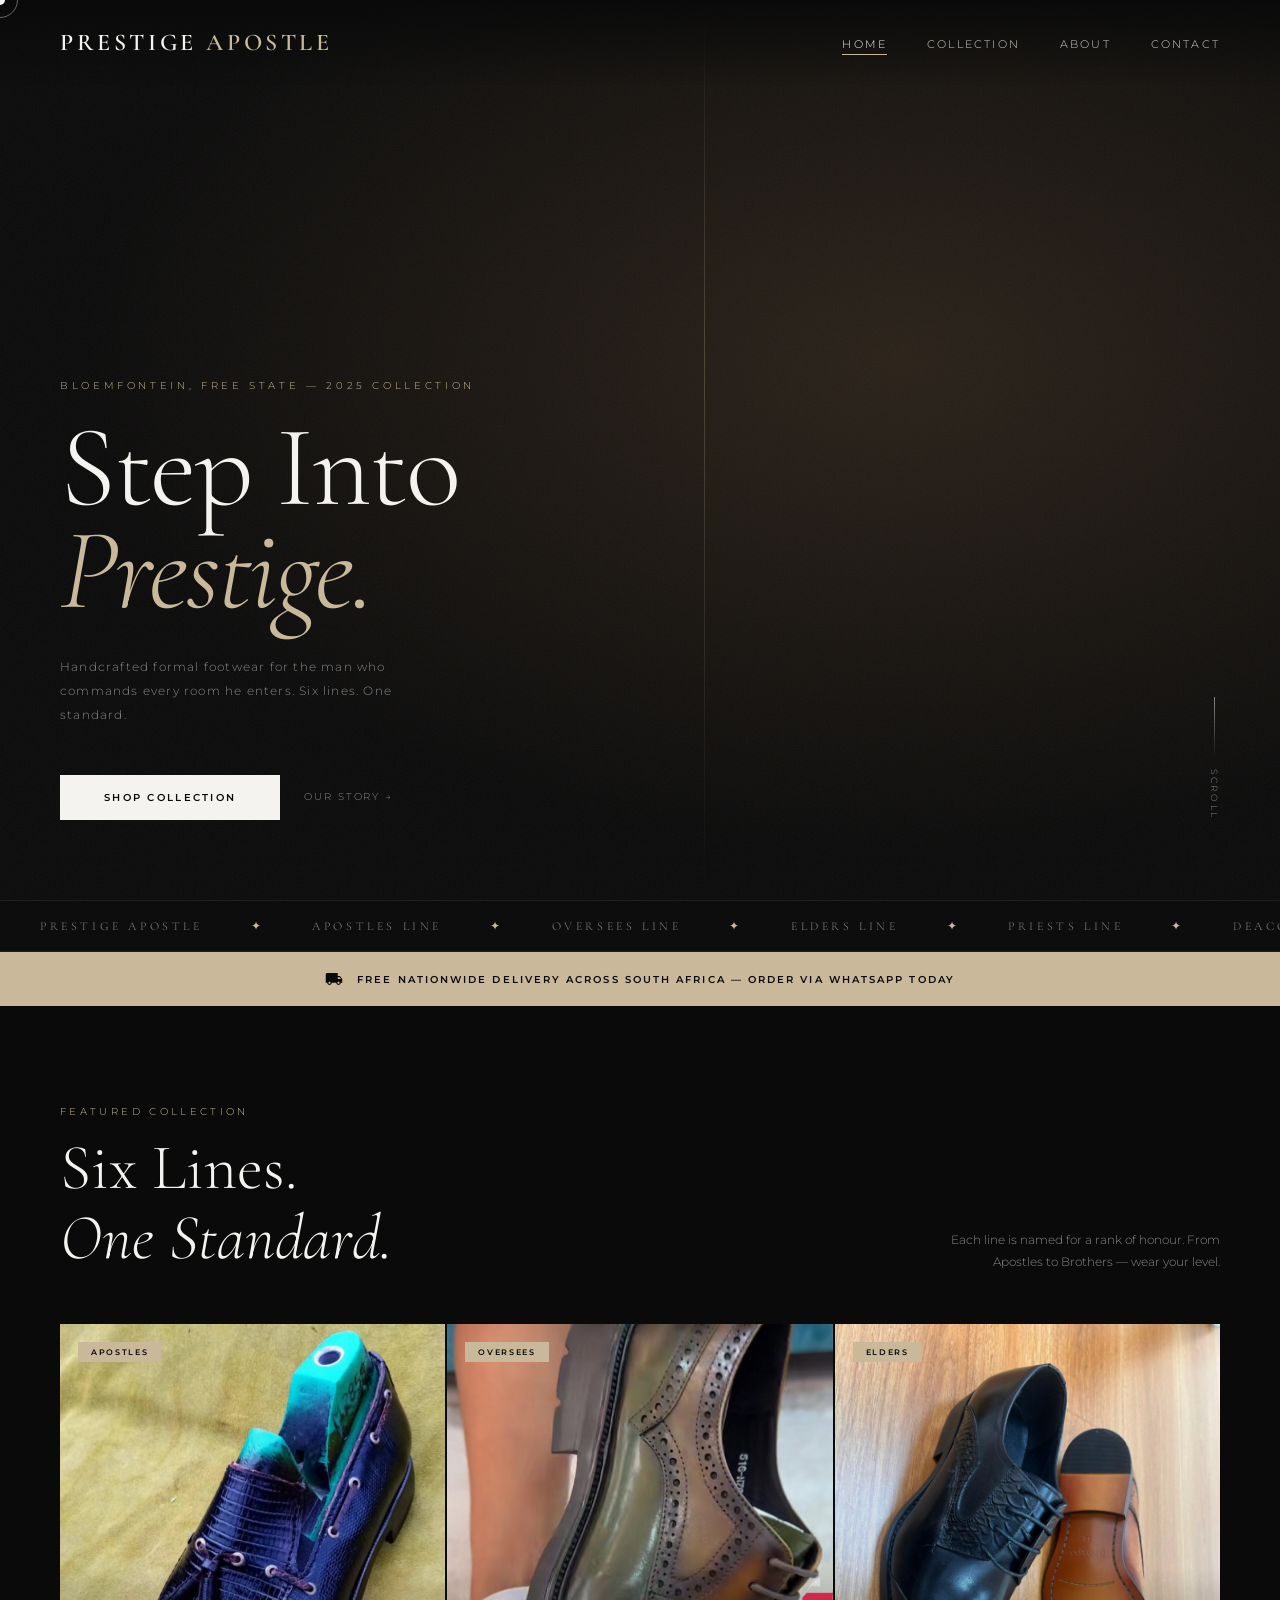
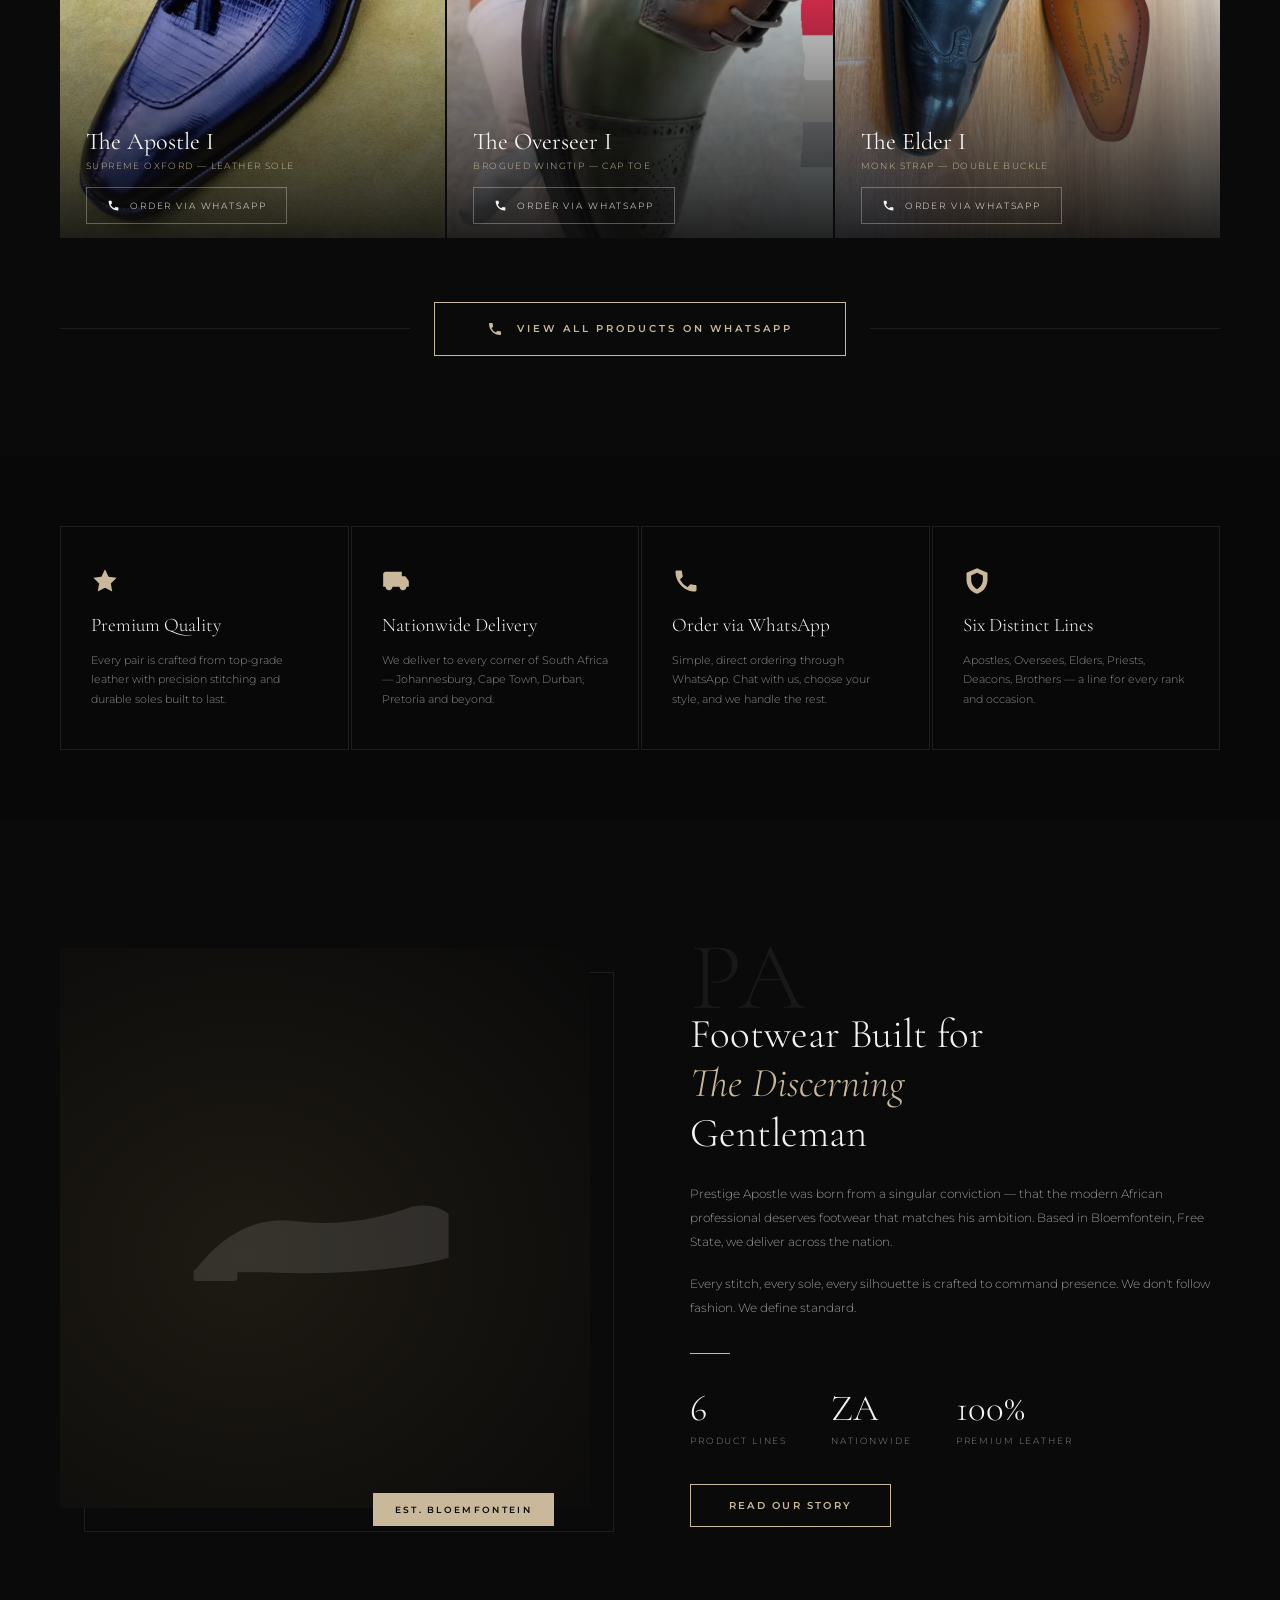
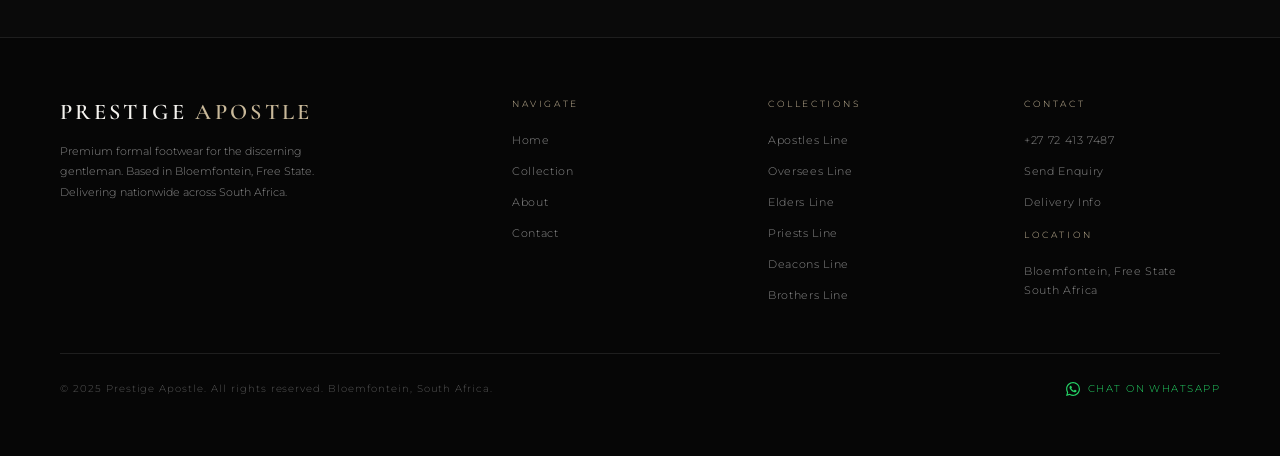
<file: index.html>
<!DOCTYPE html>
<html lang="en">
<head>
  <meta charset="UTF-8" />
  <meta name="viewport" content="width=device-width, initial-scale=1.0" />
  <title>Prestige Apostle — Formal Footwear | Bloemfontein</title>
  <meta name="description" content="Premium formal footwear crafted for the discerning gentleman. Based in Bloemfontein, Free State. Nationwide delivery across South Africa." />
  <link href="https://fonts.googleapis.com/css2?family=Cormorant+Garamond:ital,wght@0,300;0,400;0,600;1,300;1,400&family=Montserrat:wght@300;400;500;600&display=swap" rel="stylesheet" />
  <link rel="stylesheet" href="style.css" />
</head>
<body>

  <div class="cursor" id="cursor"></div>
  <div class="cursor-ring" id="cursorRing"></div>

  <!-- NAV -->
  <nav>
    <a href="index.html" class="nav-logo">Prestige <span>Apostle</span></a>
    <button class="nav-toggle" id="navToggle" aria-label="Menu">
      <span></span><span></span><span></span>
    </button>
    <ul class="nav-links" id="navMenu">
      <li><a href="index.html">Home</a></li>
      <li><a href="products.html">Collection</a></li>
      <li><a href="about.html">About</a></li>
      <li><a href="contact.html">Contact</a></li>
    </ul>
  </nav>

  <!-- HERO -->
  <section id="hero">
    <div class="hero-bg"></div>
    <div class="hero-grain"></div>
    <div class="hero-line"></div>
    <p class="hero-eyebrow">Bloemfontein, Free State — 2025 Collection</p>
    <h1 class="hero-title">Step Into<br><em>Prestige.</em></h1>
    <p class="hero-sub">Handcrafted formal footwear for the man who commands every room he enters. Six lines. One standard.</p>
    <div class="hero-cta">
      <a href="products.html" class="btn-primary">Shop Collection</a>
      <a href="about.html" class="btn-ghost">Our Story →</a>
    </div>
    <div class="hero-scroll">
      <div class="scroll-line"></div>
      <span>Scroll</span>
    </div>
  </section>

  <!-- MARQUEE -->
  <div class="marquee-wrap">
    <div class="marquee-track">
      <span>Prestige Apostle</span><span class="dot">✦</span>
      <span>Apostles Line</span><span class="dot">✦</span>
      <span>Oversees Line</span><span class="dot">✦</span>
      <span>Elders Line</span><span class="dot">✦</span>
      <span>Priests Line</span><span class="dot">✦</span>
      <span>Deacons Line</span><span class="dot">✦</span>
      <span>Brothers Line</span><span class="dot">✦</span>
      <span>Nationwide Delivery</span><span class="dot">✦</span>
      <span>Prestige Apostle</span><span class="dot">✦</span>
      <span>Apostles Line</span><span class="dot">✦</span>
      <span>Oversees Line</span><span class="dot">✦</span>
      <span>Elders Line</span><span class="dot">✦</span>
      <span>Priests Line</span><span class="dot">✦</span>
      <span>Deacons Line</span><span class="dot">✦</span>
      <span>Brothers Line</span><span class="dot">✦</span>
      <span>Nationwide Delivery</span><span class="dot">✦</span>
    </div>
  </div>

  <!-- DELIVERY BANNER -->
  <div class="delivery-banner">
    <svg viewBox="0 0 24 24"><path d="M20 8h-3V4H3c-1.1 0-2 .9-2 2v11h2c0 1.66 1.34 3 3 3s3-1.34 3-3h6c0 1.66 1.34 3 3 3s3-1.34 3-3h2v-5l-3-4zM6 18.5c-.83 0-1.5-.67-1.5-1.5s.67-1.5 1.5-1.5 1.5.67 1.5 1.5-.67 1.5-1.5 1.5zm13.5-9l1.96 2.5H17V9.5h2.5zm-1.5 9c-.83 0-1.5-.67-1.5-1.5s.67-1.5 1.5-1.5 1.5.67 1.5 1.5-.67 1.5-1.5 1.5z"/></svg>
    <p>Free Nationwide Delivery Across South Africa — Order via WhatsApp Today</p>
  </div>

  <!-- FEATURED PRODUCTS -->
  <section class="products-section">
    <div class="section-header reveal">
      <div>
        <p class="section-tag">Featured Collection</p>
        <h2 class="section-title">Six Lines.<br><em>One Standard.</em></h2>
      </div>
      <p class="section-desc">Each line is named for a rank of honour. From Apostles to Brothers — wear your level.</p>
    </div>

    <div class="products-grid">

      <div class="product-card card-1 reveal">
        <img src="images/apostle-1.jpg" alt="The Apostle I" />
        <div class="cat-badge">Apostles</div>
        <div class="product-overlay">
          <h3 class="product-name">The Apostle I</h3>
          <p class="product-price">SUPREME OXFORD — LEATHER SOLE</p>
          <a href="https://wa.me/27724137487?text=Hi%2C%20I'm%20interested%20in%20The%20Apostle%20I%20from%20Prestige%20Apostle." class="product-buy" target="_blank">
            <svg viewBox="0 0 24 24"><path d="M20.01 15.38c-1.23 0-2.42-.2-3.53-.56a.977.977 0 0 0-1 .23l-2.2 2.2a15.045 15.045 0 0 1-6.52-6.52l2.2-2.2c.26-.26.37-.63.23-1-.36-1.11-.56-2.3-.56-3.53 0-.54-.45-.99-.99-.99H4.19C3.65 3 3 3.24 3 3.99 3 13.28 10.73 21 20.01 21c.71 0 .99-.63.99-1.18v-3.45c0-.54-.45-.99-.99-.99z"/></svg>
            Order via WhatsApp
          </a>
        </div>
      </div>

      <div class="product-card card-2 reveal">
        <img src="images/oversees-1.jpg" alt="The Overseer I" />
        <div class="cat-badge">Oversees</div>
        <div class="product-overlay">
          <h3 class="product-name">The Overseer I</h3>
          <p class="product-price">BROGUED WINGTIP — CAP TOE</p>
          <a href="https://wa.me/27724137487?text=Hi%2C%20I'm%20interested%20in%20The%20Overseer%20I%20from%20Prestige%20Apostle." class="product-buy" target="_blank">
            <svg viewBox="0 0 24 24"><path d="M20.01 15.38c-1.23 0-2.42-.2-3.53-.56a.977.977 0 0 0-1 .23l-2.2 2.2a15.045 15.045 0 0 1-6.52-6.52l2.2-2.2c.26-.26.37-.63.23-1-.36-1.11-.56-2.3-.56-3.53 0-.54-.45-.99-.99-.99H4.19C3.65 3 3 3.24 3 3.99 3 13.28 10.73 21 20.01 21c.71 0 .99-.63.99-1.18v-3.45c0-.54-.45-.99-.99-.99z"/></svg>
            Order via WhatsApp
          </a>
        </div>
      </div>

      <div class="product-card card-3 reveal">
        <img src="images/elders-1.jpg" alt="The Elder I" />
        <div class="cat-badge">Elders</div>
        <div class="product-overlay">
          <h3 class="product-name">The Elder I</h3>
          <p class="product-price">MONK STRAP — DOUBLE BUCKLE</p>
          <a href="https://wa.me/27724137487?text=Hi%2C%20I'm%20interested%20in%20The%20Elder%20I%20from%20Prestige%20Apostle." class="product-buy" target="_blank">
            <svg viewBox="0 0 24 24"><path d="M20.01 15.38c-1.23 0-2.42-.2-3.53-.56a.977.977 0 0 0-1 .23l-2.2 2.2a15.045 15.045 0 0 1-6.52-6.52l2.2-2.2c.26-.26.37-.63.23-1-.36-1.11-.56-2.3-.56-3.53 0-.54-.45-.99-.99-.99H4.19C3.65 3 3 3.24 3 3.99 3 13.28 10.73 21 20.01 21c.71 0 .99-.63.99-1.18v-3.45c0-.54-.45-.99-.99-.99z"/></svg>
            Order via WhatsApp
          </a>
        </div>
      </div>

    </div>

    <div class="view-all-wrap reveal">
      <a href="https://wa.me/27724137487?text=Hi%2C%20I'd%20like%20to%20view%20the%20full%20Prestige%20Apostle%20catalogue." class="btn-view-all" target="_blank">
        <svg viewBox="0 0 24 24"><path d="M20.01 15.38c-1.23 0-2.42-.2-3.53-.56a.977.977 0 0 0-1 .23l-2.2 2.2a15.045 15.045 0 0 1-6.52-6.52l2.2-2.2c.26-.26.37-.63.23-1-.36-1.11-.56-2.3-.56-3.53 0-.54-.45-.99-.99-.99H4.19C3.65 3 3 3.24 3 3.99 3 13.28 10.73 21 20.01 21c.71 0 .99-.63.99-1.18v-3.45c0-.54-.45-.99-.99-.99z"/></svg>
        View All Products on WhatsApp
      </a>
    </div>
  </section>

  <!-- FEATURES STRIP -->
  <div class="features-strip">
    <div class="feature-item reveal">
      <div class="feature-icon"><svg viewBox="0 0 24 24"><path d="M12 2l3.09 6.26L22 9.27l-5 4.87 1.18 6.88L12 17.77l-6.18 3.25L7 14.14 2 9.27l6.91-1.01L12 2z"/></svg></div>
      <div class="feature-title">Premium Quality</div>
      <div class="feature-desc">Every pair is crafted from top-grade leather with precision stitching and durable soles built to last.</div>
    </div>
    <div class="feature-item reveal">
      <div class="feature-icon"><svg viewBox="0 0 24 24"><path d="M20 8h-3V4H3c-1.1 0-2 .9-2 2v11h2c0 1.66 1.34 3 3 3s3-1.34 3-3h6c0 1.66 1.34 3 3 3s3-1.34 3-3h2v-5l-3-4z"/></svg></div>
      <div class="feature-title">Nationwide Delivery</div>
      <div class="feature-desc">We deliver to every corner of South Africa — Johannesburg, Cape Town, Durban, Pretoria and beyond.</div>
    </div>
    <div class="feature-item reveal">
      <div class="feature-icon"><svg viewBox="0 0 24 24"><path d="M20.01 15.38c-1.23 0-2.42-.2-3.53-.56a.977.977 0 0 0-1 .23l-2.2 2.2a15.045 15.045 0 0 1-6.52-6.52l2.2-2.2c.26-.26.37-.63.23-1-.36-1.11-.56-2.3-.56-3.53 0-.54-.45-.99-.99-.99H4.19C3.65 3 3 3.24 3 3.99 3 13.28 10.73 21 20.01 21c.71 0 .99-.63.99-1.18v-3.45c0-.54-.45-.99-.99-.99z"/></svg></div>
      <div class="feature-title">Order via WhatsApp</div>
      <div class="feature-desc">Simple, direct ordering through WhatsApp. Chat with us, choose your style, and we handle the rest.</div>
    </div>
    <div class="feature-item reveal">
      <div class="feature-icon"><svg viewBox="0 0 24 24"><path d="M12 1L3 5v6c0 5.55 3.84 10.74 9 12 5.16-1.26 9-6.45 9-12V5l-9-4zm0 4l5 2.18V11c0 3.5-2.33 6.79-5 7.93-2.67-1.14-5-4.43-5-7.93V7.18L12 5z"/></svg></div>
      <div class="feature-title">Six Distinct Lines</div>
      <div class="feature-desc">Apostles, Oversees, Elders, Priests, Deacons, Brothers — a line for every rank and occasion.</div>
    </div>
  </div>

  <!-- ABOUT SNIPPET -->
  <section class="about-section">
    <div class="about-visual reveal">
      <div class="about-frame">
        <div class="about-frame-inner">
          <svg viewBox="0 0 200 120" fill="none"><path d="M10 90 Q40 50 80 55 Q120 60 160 45 Q175 42 185 50 L185 80 Q170 85 140 88 Q100 92 60 90 Q35 90 10 90Z" fill="white"/><rect x="10" y="88" width="30" height="8" rx="2" fill="white"/></svg>
        </div>
      </div>
      <div class="about-border"></div>
      <div class="about-tag-badge">Est. Bloemfontein</div>
    </div>
    <div class="about-content reveal">
      <div class="about-number">PA</div>
      <h2 class="about-heading">Footwear Built for<br><em>The Discerning</em><br>Gentleman</h2>
      <p class="about-text">Prestige Apostle was born from a singular conviction — that the modern African professional deserves footwear that matches his ambition. Based in Bloemfontein, Free State, we deliver across the nation.</p>
      <p class="about-text">Every stitch, every sole, every silhouette is crafted to command presence. We don't follow fashion. We define standard.</p>
      <div class="divider"></div>
      <div class="about-stats">
        <div><div class="stat-num">6</div><div class="stat-label">Product Lines</div></div>
        <div><div class="stat-num">ZA</div><div class="stat-label">Nationwide</div></div>
        <div><div class="stat-num">100%</div><div class="stat-label">Premium Leather</div></div>
      </div>
      <br><br>
      <a href="about.html" class="btn-outline">Read Our Story</a>
    </div>
  </section>

  <!-- FOOTER -->
  <footer>
    <div class="footer-top">
      <div class="footer-brand">
        <span class="footer-logo">Prestige <span>Apostle</span></span>
        <p class="footer-tagline">Premium formal footwear for the discerning gentleman. Based in Bloemfontein, Free State. Delivering nationwide across South Africa.</p>
      </div>
      <div class="footer-col">
        <div class="footer-col-title">Navigate</div>
        <ul>
          <li><a href="index.html">Home</a></li>
          <li><a href="products.html">Collection</a></li>
          <li><a href="about.html">About</a></li>
          <li><a href="contact.html">Contact</a></li>
        </ul>
      </div>
      <div class="footer-col">
        <div class="footer-col-title">Collections</div>
        <ul>
          <li><a href="products.html">Apostles Line</a></li>
          <li><a href="products.html">Oversees Line</a></li>
          <li><a href="products.html">Elders Line</a></li>
          <li><a href="products.html">Priests Line</a></li>
          <li><a href="products.html">Deacons Line</a></li>
          <li><a href="products.html">Brothers Line</a></li>
        </ul>
      </div>
      <div class="footer-col">
        <div class="footer-col-title">Contact</div>
        <ul>
          <li><a href="https://wa.me/27724137487" target="_blank">+27 72 413 7487</a></li>
          <li><a href="contact.html">Send Enquiry</a></li>
          <li><a href="contact.html">Delivery Info</a></li>
        </ul>
        <br>
        <div class="footer-col-title">Location</div>
        <ul><li><a href="contact.html">Bloemfontein, Free State<br>South Africa</a></li></ul>
      </div>
    </div>
    <div class="footer-bottom">
      <p class="footer-copy">© 2025 Prestige Apostle. All rights reserved. Bloemfontein, South Africa.</p>
      <a href="https://wa.me/27724137487" class="footer-wa" target="_blank">
        <svg viewBox="0 0 24 24"><path d="M17.472 14.382c-.297-.149-1.758-.867-2.03-.967-.273-.099-.471-.148-.67.15-.197.297-.767.966-.94 1.164-.173.199-.347.223-.644.075-.297-.15-1.255-.463-2.39-1.475-.883-.788-1.48-1.761-1.653-2.059-.173-.297-.018-.458.13-.606.134-.133.298-.347.446-.52.149-.174.198-.298.298-.497.099-.198.05-.371-.025-.52-.075-.149-.669-1.612-.916-2.207-.242-.579-.487-.5-.669-.51-.173-.008-.371-.01-.57-.01-.198 0-.52.074-.792.372-.272.297-1.04 1.016-1.04 2.479 0 1.462 1.065 2.875 1.213 3.074.149.198 2.096 3.2 5.077 4.487.709.306 1.262.489 1.694.625.712.227 1.36.195 1.871.118.571-.085 1.758-.719 2.006-1.413.248-.694.248-1.289.173-1.413-.074-.124-.272-.198-.57-.347m-5.421 7.403h-.004a9.87 9.87 0 01-5.031-1.378l-.361-.214-3.741.982.998-3.648-.235-.374a9.86 9.86 0 01-1.51-5.26c.001-5.45 4.436-9.884 9.888-9.884 2.64 0 5.122 1.03 6.988 2.898a9.825 9.825 0 012.893 6.994c-.003 5.45-4.437 9.884-9.885 9.884m8.413-18.297A11.815 11.815 0 0012.05 0C5.495 0 .16 5.335.157 11.892c0 2.096.547 4.142 1.588 5.945L.057 24l6.305-1.654a11.882 11.882 0 005.683 1.448h.005c6.554 0 11.89-5.335 11.893-11.893a11.821 11.821 0 00-3.48-8.413z"/></svg>
        Chat on WhatsApp
      </a>
    </div>
  </footer>

  <script src="main.js"></script>
</body>
</html>
</file>
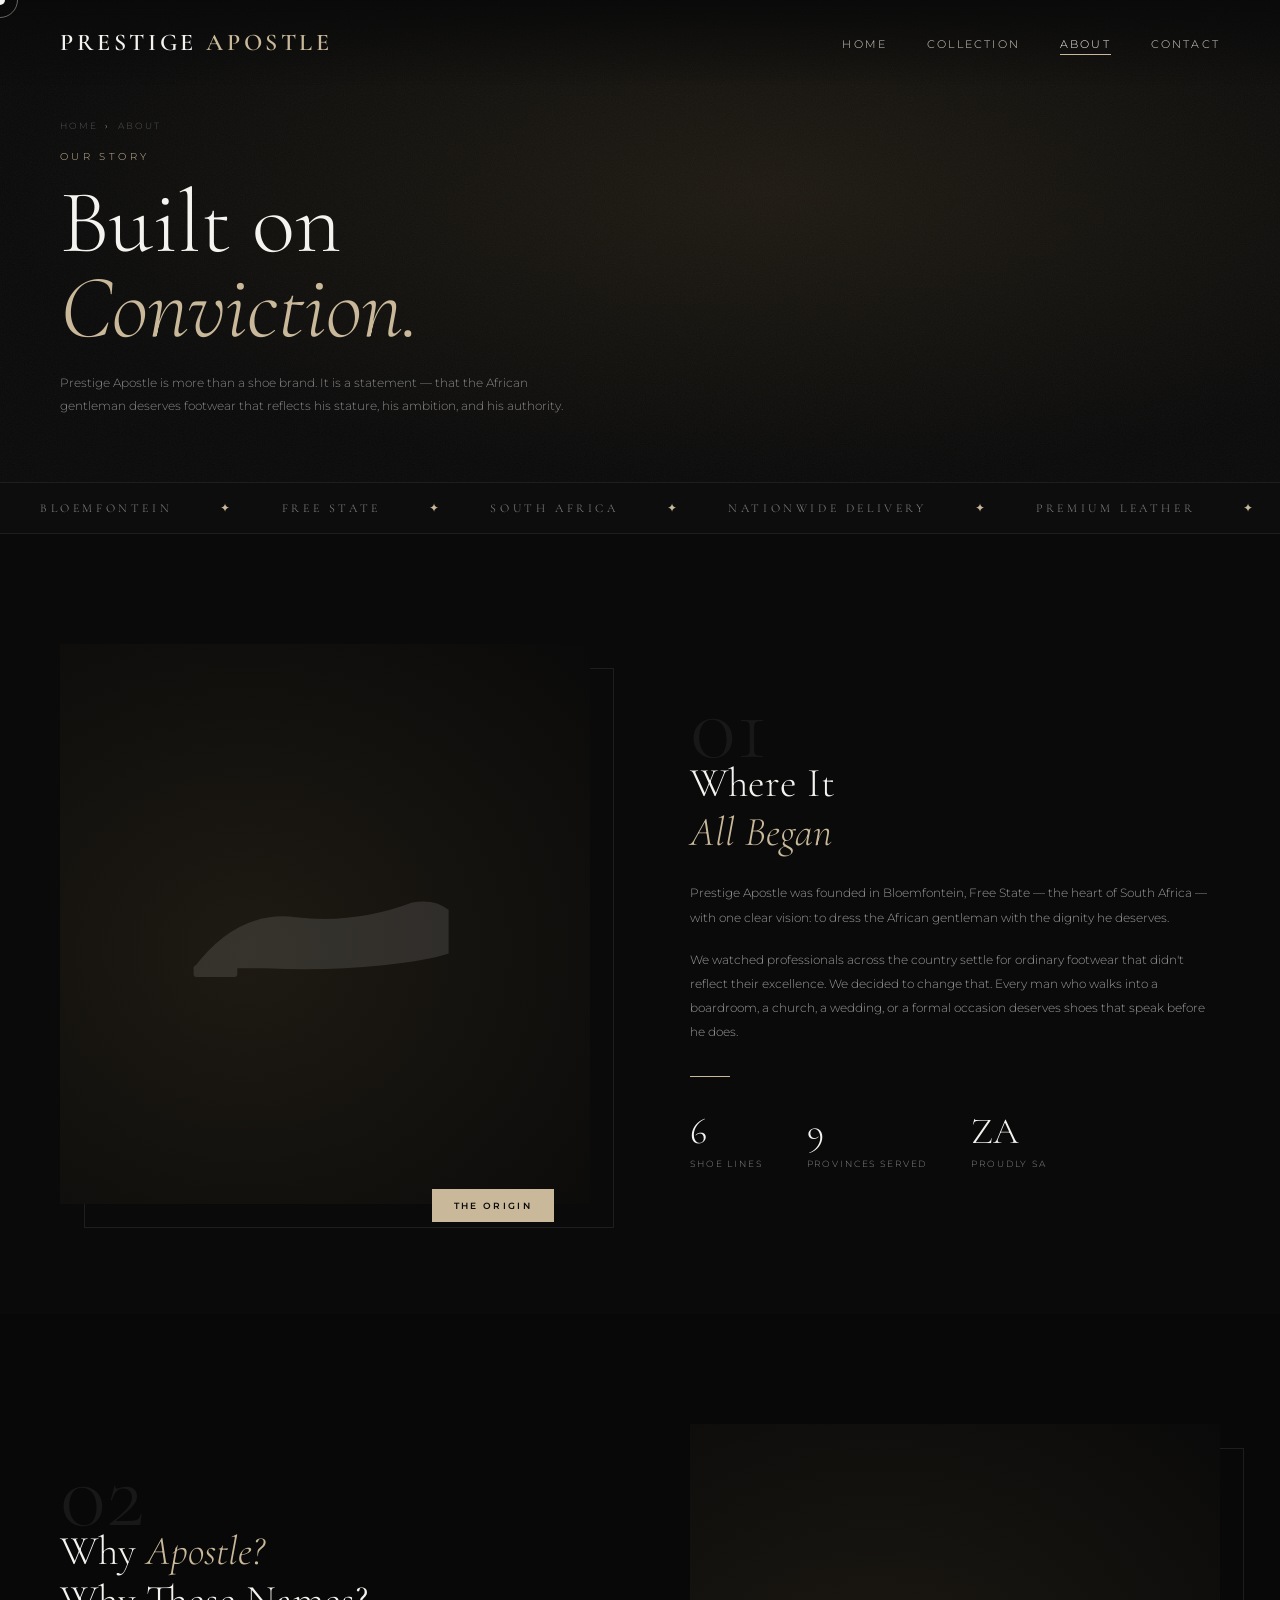
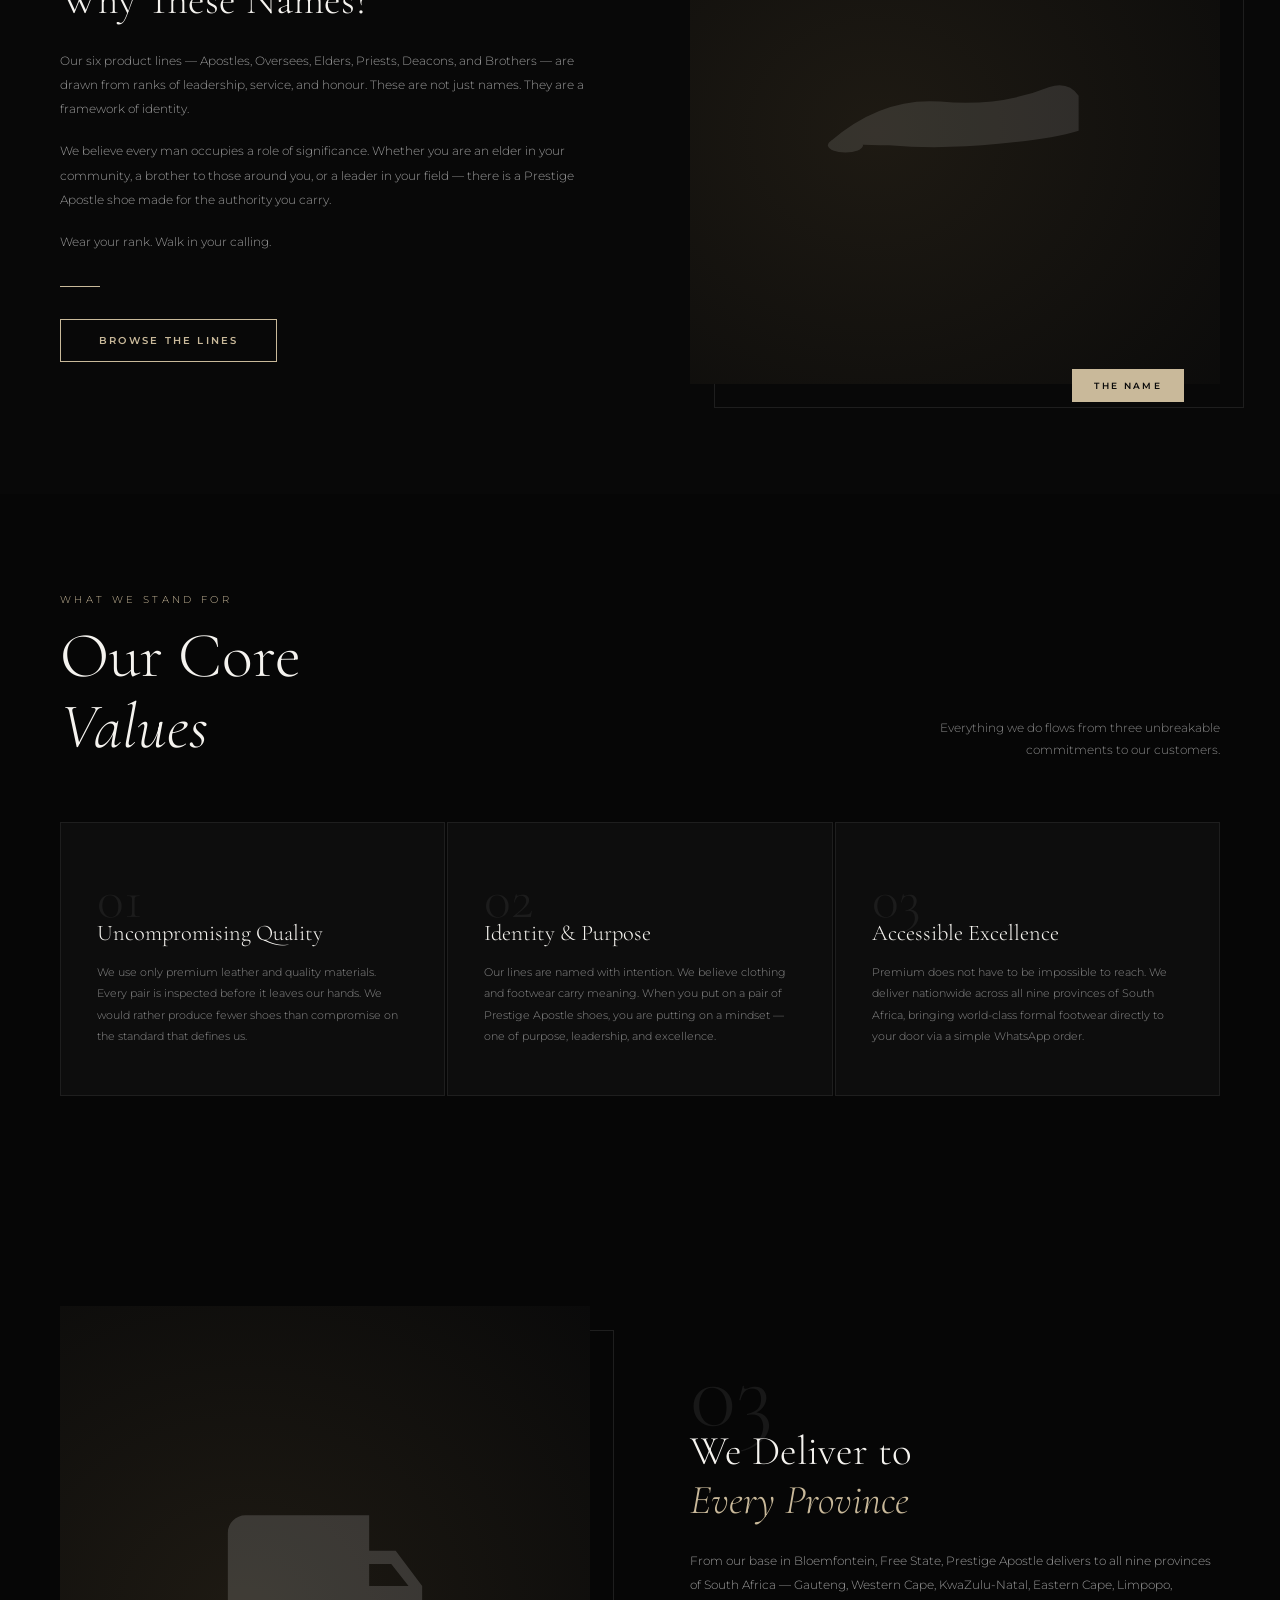
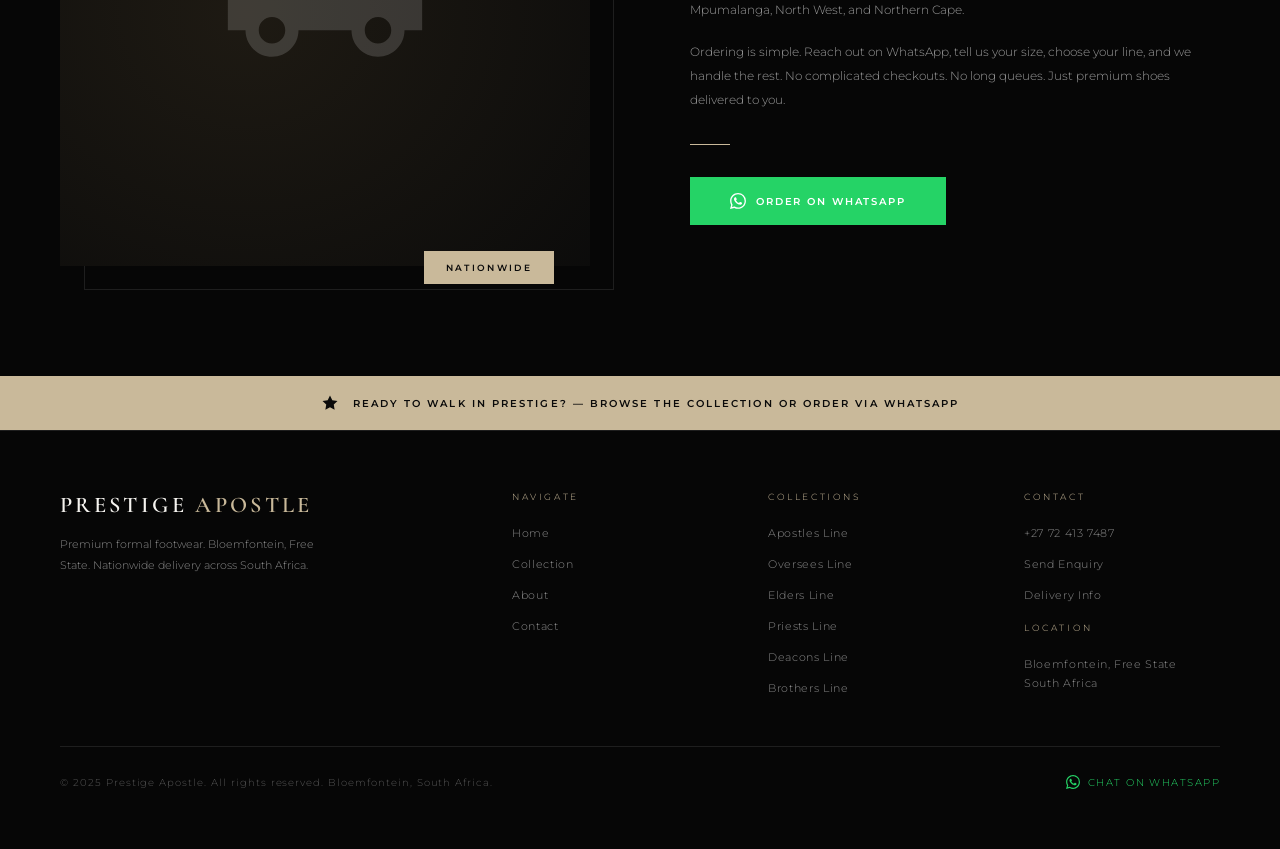
<file: about.html>
<!DOCTYPE html>
<html lang="en">
<head>
  <meta charset="UTF-8" />
  <meta name="viewport" content="width=device-width, initial-scale=1.0" />
  <title>About — Prestige Apostle</title>
  <meta name="description" content="The story behind Prestige Apostle. Premium formal footwear from Bloemfontein, Free State, South Africa." />
  <link href="https://fonts.googleapis.com/css2?family=Cormorant+Garamond:ital,wght@0,300;0,400;0,600;1,300;1,400&family=Montserrat:wght@300;400;500;600&display=swap" rel="stylesheet" />
  <link rel="stylesheet" href="style.css" />
</head>
<body>

  <div class="cursor" id="cursor"></div>
  <div class="cursor-ring" id="cursorRing"></div>

  <nav>
    <a href="index.html" class="nav-logo">Prestige <span>Apostle</span></a>
    <button class="nav-toggle" id="navToggle"><span></span><span></span><span></span></button>
    <ul class="nav-links" id="navMenu">
      <li><a href="index.html">Home</a></li>
      <li><a href="products.html">Collection</a></li>
      <li><a href="about.html">About</a></li>
      <li><a href="contact.html">Contact</a></li>
    </ul>
  </nav>

  <!-- PAGE HERO -->
  <div class="page-hero">
    <div class="page-hero-grain"></div>
    <div class="breadcrumb"><a href="index.html">Home</a><span>›</span>About</div>
    <p class="page-hero-tag">Our Story</p>
    <h1 class="page-hero-title">Built on<br><em>Conviction.</em></h1>
    <p class="page-hero-sub">Prestige Apostle is more than a shoe brand. It is a statement — that the African gentleman deserves footwear that reflects his stature, his ambition, and his authority.</p>
  </div>

  <!-- MARQUEE -->
  <div class="marquee-wrap">
    <div class="marquee-track">
      <span>Bloemfontein</span><span class="dot">✦</span>
      <span>Free State</span><span class="dot">✦</span>
      <span>South Africa</span><span class="dot">✦</span>
      <span>Nationwide Delivery</span><span class="dot">✦</span>
      <span>Premium Leather</span><span class="dot">✦</span>
      <span>Six Lines</span><span class="dot">✦</span>
      <span>Handcrafted Excellence</span><span class="dot">✦</span>
      <span>Bloemfontein</span><span class="dot">✦</span>
      <span>Free State</span><span class="dot">✦</span>
      <span>South Africa</span><span class="dot">✦</span>
      <span>Nationwide Delivery</span><span class="dot">✦</span>
      <span>Premium Leather</span><span class="dot">✦</span>
      <span>Six Lines</span><span class="dot">✦</span>
      <span>Handcrafted Excellence</span><span class="dot">✦</span>
    </div>
  </div>

  <!-- ORIGIN STORY -->
  <section class="about-section">
    <div class="about-visual reveal">
      <div class="about-frame">
        <div class="about-frame-inner">
          <svg viewBox="0 0 200 120" fill="none"><path d="M10 90 Q40 50 80 55 Q120 60 160 45 Q175 42 185 50 L185 80 Q170 85 140 88 Q100 92 60 90 Q35 90 10 90Z" fill="white"/><rect x="10" y="88" width="30" height="8" rx="2" fill="white"/></svg>
        </div>
      </div>
      <div class="about-border"></div>
      <div class="about-tag-badge">The Origin</div>
    </div>
    <div class="reveal">
      <div class="about-number">01</div>
      <h2 class="about-heading">Where It<br><em>All Began</em></h2>
      <p class="about-text">Prestige Apostle was founded in Bloemfontein, Free State — the heart of South Africa — with one clear vision: to dress the African gentleman with the dignity he deserves.</p>
      <p class="about-text">We watched professionals across the country settle for ordinary footwear that didn't reflect their excellence. We decided to change that. Every man who walks into a boardroom, a church, a wedding, or a formal occasion deserves shoes that speak before he does.</p>
      <div class="divider"></div>
      <div class="about-stats">
        <div><div class="stat-num">6</div><div class="stat-label">Shoe Lines</div></div>
        <div><div class="stat-num">9</div><div class="stat-label">Provinces Served</div></div>
        <div><div class="stat-num">ZA</div><div class="stat-label">Proudly SA</div></div>
      </div>
    </div>
  </section>

  <!-- THE NAME -->
  <section class="about-section reverse" style="background:#080808;">
    <div class="about-visual reveal">
      <div class="about-frame">
        <div class="about-frame-inner">
          <svg viewBox="0 0 200 120" fill="none"><path d="M15 85 Q50 55 90 58 Q130 62 165 48 Q178 44 185 54 L185 78 Q165 84 130 87 Q90 91 55 88 Q30 88 15 85Z" fill="white"/><ellipse cx="25" cy="88" rx="12" ry="5" fill="white"/></svg>
        </div>
      </div>
      <div class="about-border"></div>
      <div class="about-tag-badge">The Name</div>
    </div>
    <div class="reveal">
      <div class="about-number">02</div>
      <h2 class="about-heading">Why <em>Apostle?</em><br>Why These Names?</h2>
      <p class="about-text">Our six product lines — Apostles, Oversees, Elders, Priests, Deacons, and Brothers — are drawn from ranks of leadership, service, and honour. These are not just names. They are a framework of identity.</p>
      <p class="about-text">We believe every man occupies a role of significance. Whether you are an elder in your community, a brother to those around you, or a leader in your field — there is a Prestige Apostle shoe made for the authority you carry.</p>
      <p class="about-text">Wear your rank. Walk in your calling.</p>
      <div class="divider"></div>
      <a href="products.html" class="btn-outline">Browse the Lines</a>
    </div>
  </section>

  <!-- VALUES -->
  <section class="values-section">
    <div class="section-header reveal">
      <div>
        <p class="section-tag">What We Stand For</p>
        <h2 class="section-title">Our Core<br><em>Values</em></h2>
      </div>
      <p class="section-desc">Everything we do flows from three unbreakable commitments to our customers.</p>
    </div>
    <div class="values-grid">
      <div class="value-card reveal">
        <div class="value-number">01</div>
        <div class="value-title">Uncompromising Quality</div>
        <p class="value-desc">We use only premium leather and quality materials. Every pair is inspected before it leaves our hands. We would rather produce fewer shoes than compromise on the standard that defines us.</p>
      </div>
      <div class="value-card reveal">
        <div class="value-number">02</div>
        <div class="value-title">Identity & Purpose</div>
        <p class="value-desc">Our lines are named with intention. We believe clothing and footwear carry meaning. When you put on a pair of Prestige Apostle shoes, you are putting on a mindset — one of purpose, leadership, and excellence.</p>
      </div>
      <div class="value-card reveal">
        <div class="value-number">03</div>
        <div class="value-title">Accessible Excellence</div>
        <p class="value-desc">Premium does not have to be impossible to reach. We deliver nationwide across all nine provinces of South Africa, bringing world-class formal footwear directly to your door via a simple WhatsApp order.</p>
      </div>
    </div>
  </section>

  <!-- DELIVERY PROMISE -->
  <section class="about-section" style="background:#060606;">
    <div class="about-visual reveal">
      <div class="about-frame">
        <div class="about-frame-inner">
          <svg viewBox="0 0 24 24" style="width:40%;opacity:0.15;fill:white"><path d="M20 8h-3V4H3c-1.1 0-2 .9-2 2v11h2c0 1.66 1.34 3 3 3s3-1.34 3-3h6c0 1.66 1.34 3 3 3s3-1.34 3-3h2v-5l-3-4zM6 18.5c-.83 0-1.5-.67-1.5-1.5s.67-1.5 1.5-1.5 1.5.67 1.5 1.5-.67 1.5-1.5 1.5zm13.5-9l1.96 2.5H17V9.5h2.5zm-1.5 9c-.83 0-1.5-.67-1.5-1.5s.67-1.5 1.5-1.5 1.5.67 1.5 1.5-.67 1.5-1.5 1.5z"/></svg>
        </div>
      </div>
      <div class="about-border"></div>
      <div class="about-tag-badge">Nationwide</div>
    </div>
    <div class="reveal">
      <div class="about-number">03</div>
      <h2 class="about-heading">We Deliver to<br><em>Every Province</em></h2>
      <p class="about-text">From our base in Bloemfontein, Free State, Prestige Apostle delivers to all nine provinces of South Africa — Gauteng, Western Cape, KwaZulu-Natal, Eastern Cape, Limpopo, Mpumalanga, North West, and Northern Cape.</p>
      <p class="about-text">Ordering is simple. Reach out on WhatsApp, tell us your size, choose your line, and we handle the rest. No complicated checkouts. No long queues. Just premium shoes delivered to you.</p>
      <div class="divider"></div>
      <a href="https://wa.me/27724137487?text=Hi%2C%20I'd%20like%20to%20place%20an%20order%20with%20Prestige%20Apostle." class="btn-wa" target="_blank">
        <svg viewBox="0 0 24 24"><path d="M17.472 14.382c-.297-.149-1.758-.867-2.03-.967-.273-.099-.471-.148-.67.15-.197.297-.767.966-.94 1.164-.173.199-.347.223-.644.075-.297-.15-1.255-.463-2.39-1.475-.883-.788-1.48-1.761-1.653-2.059-.173-.297-.018-.458.13-.606.134-.133.298-.347.446-.52.149-.174.198-.298.298-.497.099-.198.05-.371-.025-.52-.075-.149-.669-1.612-.916-2.207-.242-.579-.487-.5-.669-.51-.173-.008-.371-.01-.57-.01-.198 0-.52.074-.792.372-.272.297-1.04 1.016-1.04 2.479 0 1.462 1.065 2.875 1.213 3.074.149.198 2.096 3.2 5.077 4.487.709.306 1.262.489 1.694.625.712.227 1.36.195 1.871.118.571-.085 1.758-.719 2.006-1.413.248-.694.248-1.289.173-1.413-.074-.124-.272-.198-.57-.347m-5.421 7.403h-.004a9.87 9.87 0 01-5.031-1.378l-.361-.214-3.741.982.998-3.648-.235-.374a9.86 9.86 0 01-1.51-5.26c.001-5.45 4.436-9.884 9.888-9.884 2.64 0 5.122 1.03 6.988 2.898a9.825 9.825 0 012.893 6.994c-.003 5.45-4.437 9.884-9.885 9.884m8.413-18.297A11.815 11.815 0 0012.05 0C5.495 0 .16 5.335.157 11.892c0 2.096.547 4.142 1.588 5.945L.057 24l6.305-1.654a11.882 11.882 0 005.683 1.448h.005c6.554 0 11.89-5.335 11.893-11.893a11.821 11.821 0 00-3.48-8.413z"/></svg>
        Order on WhatsApp
      </a>
    </div>
  </section>

  <!-- CTA STRIP -->
  <div class="delivery-banner">
    <svg viewBox="0 0 24 24"><path d="M12 2l3.09 6.26L22 9.27l-5 4.87 1.18 6.88L12 17.77l-6.18 3.25L7 14.14 2 9.27l6.91-1.01L12 2z"/></svg>
    <p>Ready to Walk in Prestige? — Browse the Collection or Order via WhatsApp</p>
  </div>

  <footer>
    <div class="footer-top">
      <div class="footer-brand">
        <span class="footer-logo">Prestige <span>Apostle</span></span>
        <p class="footer-tagline">Premium formal footwear. Bloemfontein, Free State. Nationwide delivery across South Africa.</p>
      </div>
      <div class="footer-col">
        <div class="footer-col-title">Navigate</div>
        <ul><li><a href="index.html">Home</a></li><li><a href="products.html">Collection</a></li><li><a href="about.html">About</a></li><li><a href="contact.html">Contact</a></li></ul>
      </div>
      <div class="footer-col">
        <div class="footer-col-title">Collections</div>
        <ul><li><a href="products.html">Apostles Line</a></li><li><a href="products.html">Oversees Line</a></li><li><a href="products.html">Elders Line</a></li><li><a href="products.html">Priests Line</a></li><li><a href="products.html">Deacons Line</a></li><li><a href="products.html">Brothers Line</a></li></ul>
      </div>
      <div class="footer-col">
        <div class="footer-col-title">Contact</div>
        <ul><li><a href="https://wa.me/27724137487" target="_blank">+27 72 413 7487</a></li><li><a href="contact.html">Send Enquiry</a></li><li><a href="contact.html">Delivery Info</a></li></ul>
        <br>
        <div class="footer-col-title">Location</div>
        <ul><li><a href="contact.html">Bloemfontein, Free State<br>South Africa</a></li></ul>
      </div>
    </div>
    <div class="footer-bottom">
      <p class="footer-copy">© 2025 Prestige Apostle. All rights reserved. Bloemfontein, South Africa.</p>
      <a href="https://wa.me/27724137487" class="footer-wa" target="_blank">
        <svg viewBox="0 0 24 24"><path d="M17.472 14.382c-.297-.149-1.758-.867-2.03-.967-.273-.099-.471-.148-.67.15-.197.297-.767.966-.94 1.164-.173.199-.347.223-.644.075-.297-.15-1.255-.463-2.39-1.475-.883-.788-1.48-1.761-1.653-2.059-.173-.297-.018-.458.13-.606.134-.133.298-.347.446-.52.149-.174.198-.298.298-.497.099-.198.05-.371-.025-.52-.075-.149-.669-1.612-.916-2.207-.242-.579-.487-.5-.669-.51-.173-.008-.371-.01-.57-.01-.198 0-.52.074-.792.372-.272.297-1.04 1.016-1.04 2.479 0 1.462 1.065 2.875 1.213 3.074.149.198 2.096 3.2 5.077 4.487.709.306 1.262.489 1.694.625.712.227 1.36.195 1.871.118.571-.085 1.758-.719 2.006-1.413.248-.694.248-1.289.173-1.413-.074-.124-.272-.198-.57-.347m-5.421 7.403h-.004a9.87 9.87 0 01-5.031-1.378l-.361-.214-3.741.982.998-3.648-.235-.374a9.86 9.86 0 01-1.51-5.26c.001-5.45 4.436-9.884 9.888-9.884 2.64 0 5.122 1.03 6.988 2.898a9.825 9.825 0 012.893 6.994c-.003 5.45-4.437 9.884-9.885 9.884m8.413-18.297A11.815 11.815 0 0012.05 0C5.495 0 .16 5.335.157 11.892c0 2.096.547 4.142 1.588 5.945L.057 24l6.305-1.654a11.882 11.882 0 005.683 1.448h.005c6.554 0 11.89-5.335 11.893-11.893a11.821 11.821 0 00-3.48-8.413z"/></svg>
        Chat on WhatsApp
      </a>
    </div>
  </footer>

  <script src="main.js"></script>
</body>
</html>
</file>
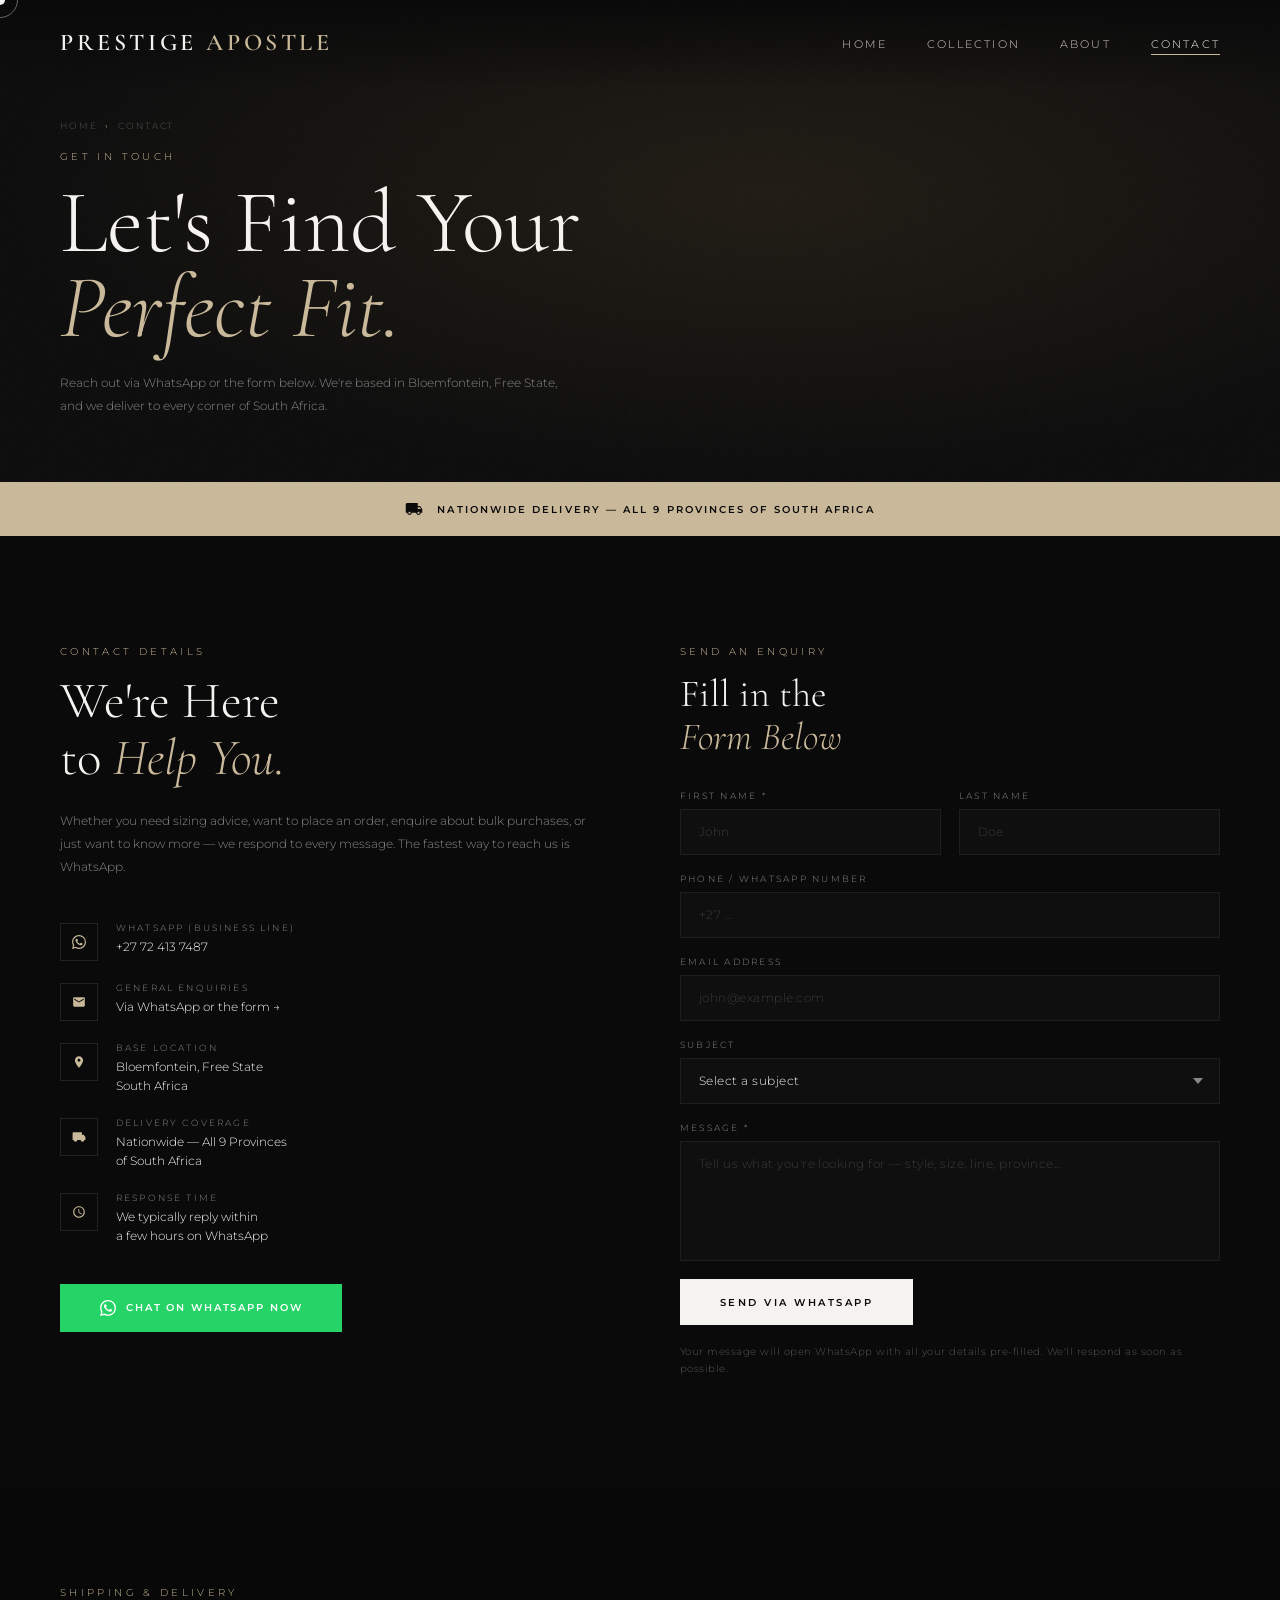
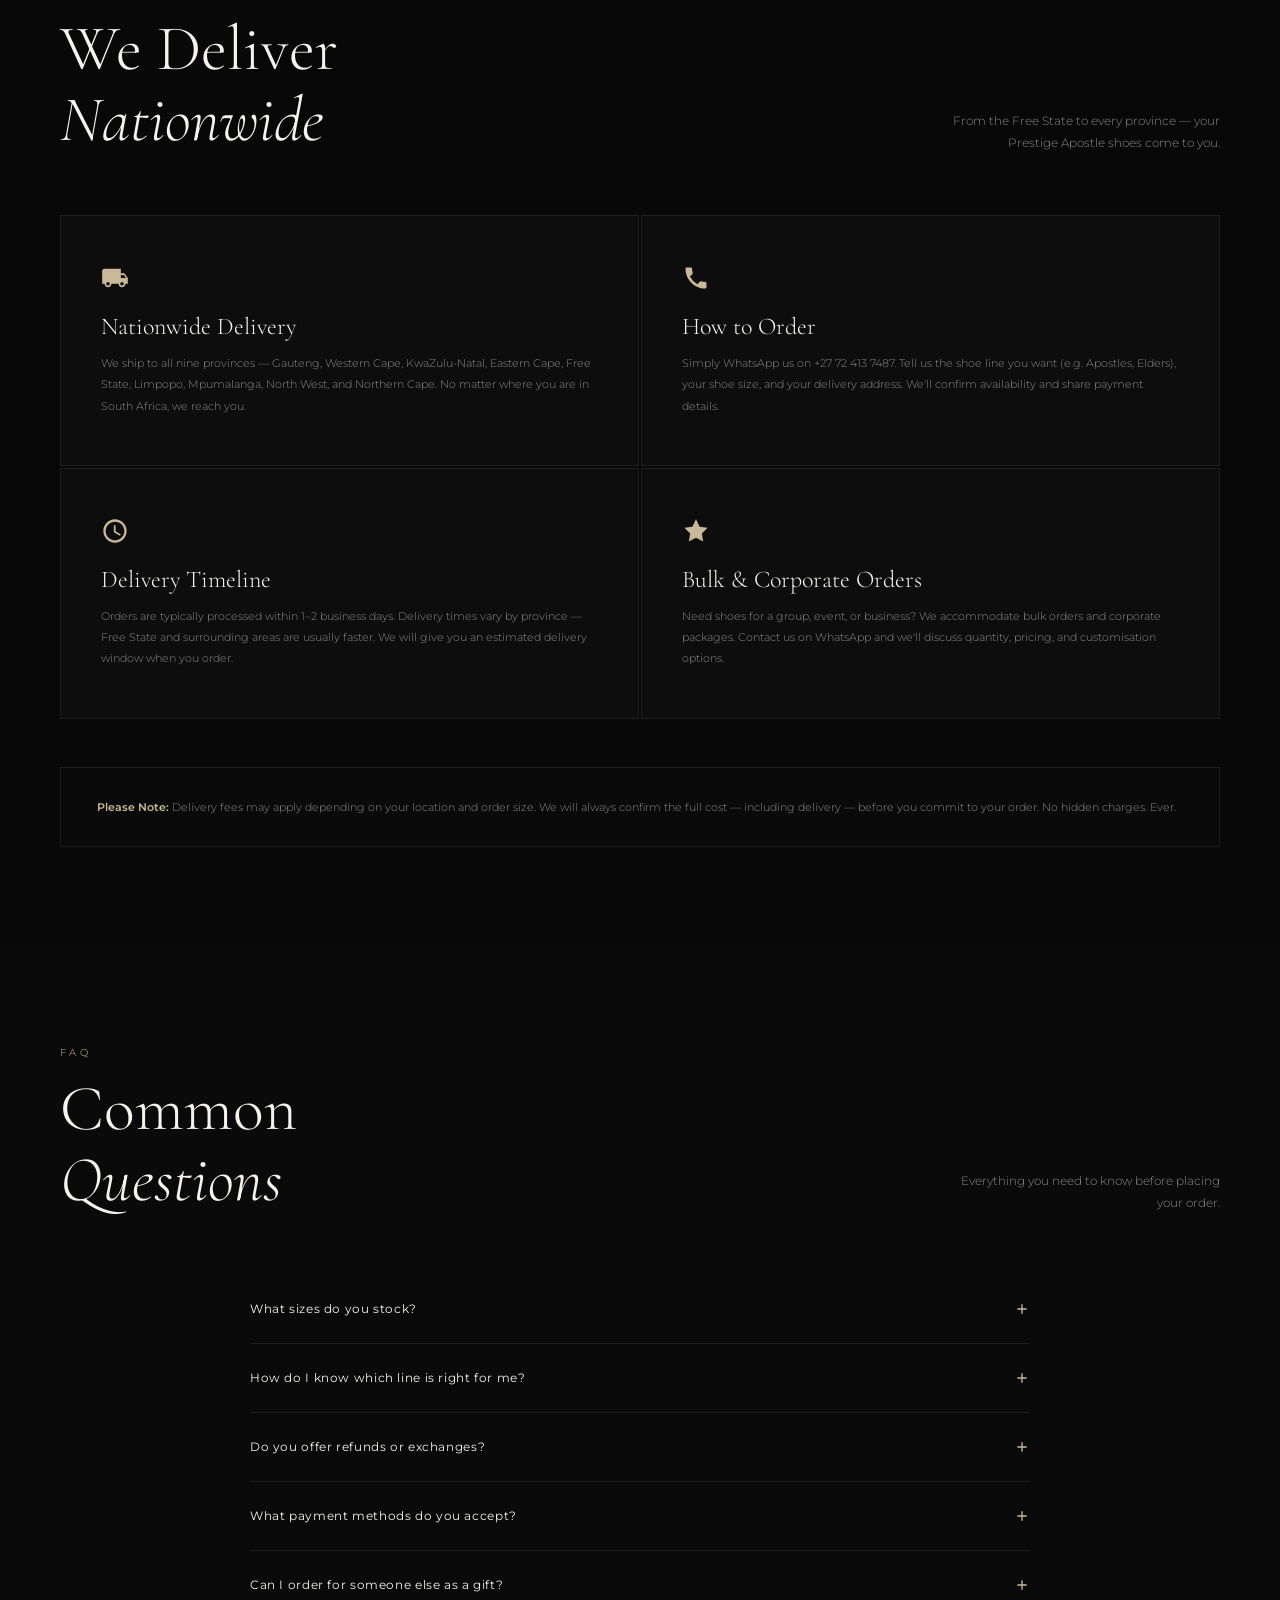
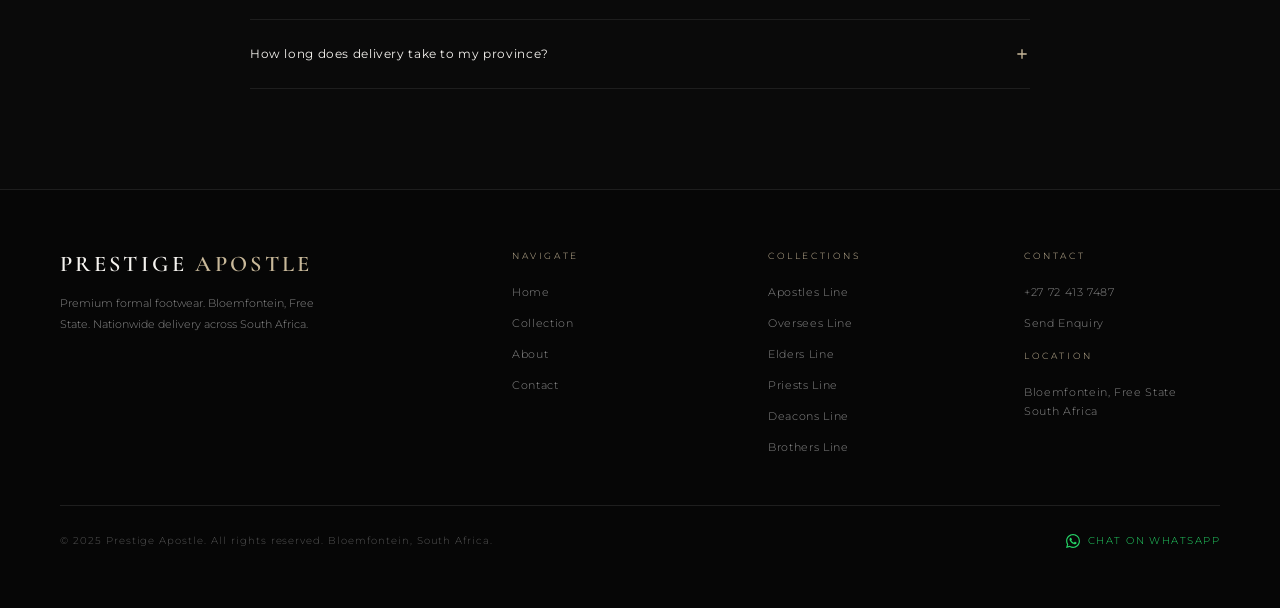
<file: contact.html>
<!DOCTYPE html>
<html lang="en">
<head>
  <meta charset="UTF-8" />
  <meta name="viewport" content="width=device-width, initial-scale=1.0" />
  <title>Contact & Delivery — Prestige Apostle</title>
  <meta name="description" content="Contact Prestige Apostle. Order via WhatsApp. Nationwide delivery across South Africa from Bloemfontein, Free State." />
  <link href="https://fonts.googleapis.com/css2?family=Cormorant+Garamond:ital,wght@0,300;0,400;0,600;1,300;1,400&family=Montserrat:wght@300;400;500;600&display=swap" rel="stylesheet" />
  <link rel="stylesheet" href="style.css" />
</head>
<body>

  <div class="cursor" id="cursor"></div>
  <div class="cursor-ring" id="cursorRing"></div>

  <nav>
    <a href="index.html" class="nav-logo">Prestige <span>Apostle</span></a>
    <button class="nav-toggle" id="navToggle"><span></span><span></span><span></span></button>
    <ul class="nav-links" id="navMenu">
      <li><a href="index.html">Home</a></li>
      <li><a href="products.html">Collection</a></li>
      <li><a href="about.html">About</a></li>
      <li><a href="contact.html">Contact</a></li>
    </ul>
  </nav>

  <!-- PAGE HERO -->
  <div class="page-hero">
    <div class="page-hero-grain"></div>
    <div class="breadcrumb"><a href="index.html">Home</a><span>›</span>Contact</div>
    <p class="page-hero-tag">Get In Touch</p>
    <h1 class="page-hero-title">Let's Find Your<br><em>Perfect Fit.</em></h1>
    <p class="page-hero-sub">Reach out via WhatsApp or the form below. We're based in Bloemfontein, Free State, and we deliver to every corner of South Africa.</p>
  </div>

  <!-- DELIVERY BANNER -->
  <div class="delivery-banner">
    <svg viewBox="0 0 24 24"><path d="M20 8h-3V4H3c-1.1 0-2 .9-2 2v11h2c0 1.66 1.34 3 3 3s3-1.34 3-3h6c0 1.66 1.34 3 3 3s3-1.34 3-3h2v-5l-3-4zM6 18.5c-.83 0-1.5-.67-1.5-1.5s.67-1.5 1.5-1.5 1.5.67 1.5 1.5-.67 1.5-1.5 1.5zm13.5-9l1.96 2.5H17V9.5h2.5zm-1.5 9c-.83 0-1.5-.67-1.5-1.5s.67-1.5 1.5-1.5 1.5.67 1.5 1.5-.67 1.5-1.5 1.5z"/></svg>
    <p>Nationwide Delivery — All 9 Provinces of South Africa</p>
  </div>

  <!-- CONTACT SECTION -->
  <section class="contact-section">
    <!-- LEFT: Details -->
    <div class="reveal">
      <p class="section-tag">Contact Details</p>
      <h2 class="contact-heading">We're Here<br>to <em>Help You.</em></h2>
      <p class="contact-intro">Whether you need sizing advice, want to place an order, enquire about bulk purchases, or just want to know more — we respond to every message. The fastest way to reach us is WhatsApp.</p>

      <div class="contact-details">
        <div class="contact-item">
          <div class="contact-icon">
            <svg viewBox="0 0 24 24"><path d="M17.472 14.382c-.297-.149-1.758-.867-2.03-.967-.273-.099-.471-.148-.67.15-.197.297-.767.966-.94 1.164-.173.199-.347.223-.644.075-.297-.15-1.255-.463-2.39-1.475-.883-.788-1.48-1.761-1.653-2.059-.173-.297-.018-.458.13-.606.134-.133.298-.347.446-.52.149-.174.198-.298.298-.497.099-.198.05-.371-.025-.52-.075-.149-.669-1.612-.916-2.207-.242-.579-.487-.5-.669-.51-.173-.008-.371-.01-.57-.01-.198 0-.52.074-.792.372-.272.297-1.04 1.016-1.04 2.479 0 1.462 1.065 2.875 1.213 3.074.149.198 2.096 3.2 5.077 4.487.709.306 1.262.489 1.694.625.712.227 1.36.195 1.871.118.571-.085 1.758-.719 2.006-1.413.248-.694.248-1.289.173-1.413-.074-.124-.272-.198-.57-.347m-5.421 7.403h-.004a9.87 9.87 0 01-5.031-1.378l-.361-.214-3.741.982.998-3.648-.235-.374a9.86 9.86 0 01-1.51-5.26c.001-5.45 4.436-9.884 9.888-9.884 2.64 0 5.122 1.03 6.988 2.898a9.825 9.825 0 012.893 6.994c-.003 5.45-4.437 9.884-9.885 9.884m8.413-18.297A11.815 11.815 0 0012.05 0C5.495 0 .16 5.335.157 11.892c0 2.096.547 4.142 1.588 5.945L.057 24l6.305-1.654a11.882 11.882 0 005.683 1.448h.005c6.554 0 11.89-5.335 11.893-11.893a11.821 11.821 0 00-3.48-8.413z"/></svg>
          </div>
          <div>
            <div class="contact-item-label">WhatsApp (Business Line)</div>
            <div class="contact-item-val"><a href="https://wa.me/27724137487" target="_blank">+27 72 413 7487</a></div>
          </div>
        </div>

        <div class="contact-item">
          <div class="contact-icon">
            <svg viewBox="0 0 24 24"><path d="M20 4H4c-1.1 0-2 .9-2 2v12c0 1.1.9 2 2 2h16c1.1 0 2-.9 2-2V6c0-1.1-.9-2-2-2zm0 4l-8 5-8-5V6l8 5 8-5v2z"/></svg>
          </div>
          <div>
            <div class="contact-item-label">General Enquiries</div>
            <div class="contact-item-val">Via WhatsApp or the form →</div>
          </div>
        </div>

        <div class="contact-item">
          <div class="contact-icon">
            <svg viewBox="0 0 24 24"><path d="M12 2C8.13 2 5 5.13 5 9c0 5.25 7 13 7 13s7-7.75 7-13c0-3.87-3.13-7-7-7zm0 9.5c-1.38 0-2.5-1.12-2.5-2.5S10.62 6.5 12 6.5s2.5 1.12 2.5 2.5S13.38 11.5 12 11.5z"/></svg>
          </div>
          <div>
            <div class="contact-item-label">Base Location</div>
            <div class="contact-item-val">Bloemfontein, Free State<br>South Africa</div>
          </div>
        </div>

        <div class="contact-item">
          <div class="contact-icon">
            <svg viewBox="0 0 24 24"><path d="M20 8h-3V4H3c-1.1 0-2 .9-2 2v11h2c0 1.66 1.34 3 3 3s3-1.34 3-3h6c0 1.66 1.34 3 3 3s3-1.34 3-3h2v-5l-3-4z"/></svg>
          </div>
          <div>
            <div class="contact-item-label">Delivery Coverage</div>
            <div class="contact-item-val">Nationwide — All 9 Provinces<br>of South Africa</div>
          </div>
        </div>

        <div class="contact-item">
          <div class="contact-icon">
            <svg viewBox="0 0 24 24"><path d="M11.99 2C6.47 2 2 6.48 2 12s4.47 10 9.99 10C17.52 22 22 17.52 22 12S17.52 2 11.99 2zM12 20c-4.42 0-8-3.58-8-8s3.58-8 8-8 8 3.58 8 8-3.58 8-8 8zm.5-13H11v6l5.25 3.15.75-1.23-4.5-2.67V7z"/></svg>
          </div>
          <div>
            <div class="contact-item-label">Response Time</div>
            <div class="contact-item-val">We typically reply within<br>a few hours on WhatsApp</div>
          </div>
        </div>
      </div>

      <br><br>
      <a href="https://wa.me/27724137487?text=Hi%2C%20I'd%20like%20to%20enquire%20about%20Prestige%20Apostle%20shoes." class="btn-wa" target="_blank">
        <svg viewBox="0 0 24 24"><path d="M17.472 14.382c-.297-.149-1.758-.867-2.03-.967-.273-.099-.471-.148-.67.15-.197.297-.767.966-.94 1.164-.173.199-.347.223-.644.075-.297-.15-1.255-.463-2.39-1.475-.883-.788-1.48-1.761-1.653-2.059-.173-.297-.018-.458.13-.606.134-.133.298-.347.446-.52.149-.174.198-.298.298-.497.099-.198.05-.371-.025-.52-.075-.149-.669-1.612-.916-2.207-.242-.579-.487-.5-.669-.51-.173-.008-.371-.01-.57-.01-.198 0-.52.074-.792.372-.272.297-1.04 1.016-1.04 2.479 0 1.462 1.065 2.875 1.213 3.074.149.198 2.096 3.2 5.077 4.487.709.306 1.262.489 1.694.625.712.227 1.36.195 1.871.118.571-.085 1.758-.719 2.006-1.413.248-.694.248-1.289.173-1.413-.074-.124-.272-.198-.57-.347m-5.421 7.403h-.004a9.87 9.87 0 01-5.031-1.378l-.361-.214-3.741.982.998-3.648-.235-.374a9.86 9.86 0 01-1.51-5.26c.001-5.45 4.436-9.884 9.888-9.884 2.64 0 5.122 1.03 6.988 2.898a9.825 9.825 0 012.893 6.994c-.003 5.45-4.437 9.884-9.885 9.884m8.413-18.297A11.815 11.815 0 0012.05 0C5.495 0 .16 5.335.157 11.892c0 2.096.547 4.142 1.588 5.945L.057 24l6.305-1.654a11.882 11.882 0 005.683 1.448h.005c6.554 0 11.89-5.335 11.893-11.893a11.821 11.821 0 00-3.48-8.413z"/></svg>
        Chat on WhatsApp Now
      </a>
    </div>

    <!-- RIGHT: Form -->
    <div class="reveal">
      <p class="section-tag">Send an Enquiry</p>
      <h2 class="contact-heading" style="font-size:clamp(1.8rem,3vw,2.8rem);margin-bottom:32px;">Fill in the<br><em>Form Below</em></h2>
      <div class="contact-form">
        <div class="form-row">
          <div class="form-group">
            <label class="form-label">First Name *</label>
            <input type="text" id="firstName" class="form-input" placeholder="John" />
          </div>
          <div class="form-group">
            <label class="form-label">Last Name</label>
            <input type="text" id="lastName" class="form-input" placeholder="Doe" />
          </div>
        </div>
        <div class="form-group">
          <label class="form-label">Phone / WhatsApp Number</label>
          <input type="tel" id="phone" class="form-input" placeholder="+27 ..." />
        </div>
        <div class="form-group">
          <label class="form-label">Email Address</label>
          <input type="email" id="email" class="form-input" placeholder="john@example.com" />
        </div>
        <div class="form-group">
          <label class="form-label">Subject</label>
          <select id="subject" class="form-select">
            <option value="" disabled selected>Select a subject</option>
            <option>Product Enquiry</option>
            <option>Sizing Help</option>
            <option>Place an Order</option>
            <option>Bulk / Corporate Order</option>
            <option>Delivery Question</option>
            <option>Other</option>
          </select>
        </div>
        <div class="form-group">
          <label class="form-label">Message *</label>
          <textarea id="message" class="form-textarea" placeholder="Tell us what you're looking for — style, size, line, province..."></textarea>
        </div>
        <button class="btn-submit" onclick="submitForm()">Send via WhatsApp</button>
        <p style="font-size:0.6rem;color:#555;letter-spacing:0.05em;line-height:1.8;">Your message will open WhatsApp with all your details pre-filled. We'll respond as soon as possible.</p>
      </div>
    </div>
  </section>

  <!-- DELIVERY INFO -->
  <section class="delivery-section">
    <div class="section-header reveal">
      <div>
        <p class="section-tag">Shipping & Delivery</p>
        <h2 class="section-title">We Deliver<br><em>Nationwide</em></h2>
      </div>
      <p class="section-desc">From the Free State to every province — your Prestige Apostle shoes come to you.</p>
    </div>

    <div class="delivery-grid">
      <div class="delivery-card reveal">
        <div class="delivery-card-icon"><svg viewBox="0 0 24 24"><path d="M20 8h-3V4H3c-1.1 0-2 .9-2 2v11h2c0 1.66 1.34 3 3 3s3-1.34 3-3h6c0 1.66 1.34 3 3 3s3-1.34 3-3h2v-5l-3-4zM6 18.5c-.83 0-1.5-.67-1.5-1.5s.67-1.5 1.5-1.5 1.5.67 1.5 1.5-.67 1.5-1.5 1.5zm13.5-9l1.96 2.5H17V9.5h2.5zm-1.5 9c-.83 0-1.5-.67-1.5-1.5s.67-1.5 1.5-1.5 1.5.67 1.5 1.5-.67 1.5-1.5 1.5z"/></svg></div>
        <div class="delivery-card-title">Nationwide Delivery</div>
        <p class="delivery-card-desc">We ship to all nine provinces — Gauteng, Western Cape, KwaZulu-Natal, Eastern Cape, Free State, Limpopo, Mpumalanga, North West, and Northern Cape. No matter where you are in South Africa, we reach you.</p>
      </div>
      <div class="delivery-card reveal">
        <div class="delivery-card-icon"><svg viewBox="0 0 24 24"><path d="M20.01 15.38c-1.23 0-2.42-.2-3.53-.56a.977.977 0 0 0-1 .23l-2.2 2.2a15.045 15.045 0 0 1-6.52-6.52l2.2-2.2c.26-.26.37-.63.23-1-.36-1.11-.56-2.3-.56-3.53 0-.54-.45-.99-.99-.99H4.19C3.65 3 3 3.24 3 3.99 3 13.28 10.73 21 20.01 21c.71 0 .99-.63.99-1.18v-3.45c0-.54-.45-.99-.99-.99z"/></svg></div>
        <div class="delivery-card-title">How to Order</div>
        <p class="delivery-card-desc">Simply WhatsApp us on +27 72 413 7487. Tell us the shoe line you want (e.g. Apostles, Elders), your shoe size, and your delivery address. We'll confirm availability and share payment details.</p>
      </div>
      <div class="delivery-card reveal">
        <div class="delivery-card-icon"><svg viewBox="0 0 24 24"><path d="M11.99 2C6.47 2 2 6.48 2 12s4.47 10 9.99 10C17.52 22 22 17.52 22 12S17.52 2 11.99 2zM12 20c-4.42 0-8-3.58-8-8s3.58-8 8-8 8 3.58 8 8-3.58 8-8 8zm.5-13H11v6l5.25 3.15.75-1.23-4.5-2.67V7z"/></svg></div>
        <div class="delivery-card-title">Delivery Timeline</div>
        <p class="delivery-card-desc">Orders are typically processed within 1–2 business days. Delivery times vary by province — Free State and surrounding areas are usually faster. We will give you an estimated delivery window when you order.</p>
      </div>
      <div class="delivery-card reveal">
        <div class="delivery-card-icon"><svg viewBox="0 0 24 24"><path d="M12 2l3.09 6.26L22 9.27l-5 4.87 1.18 6.88L12 17.77l-6.18 3.25L7 14.14 2 9.27l6.91-1.01L12 2z"/></svg></div>
        <div class="delivery-card-title">Bulk & Corporate Orders</div>
        <p class="delivery-card-desc">Need shoes for a group, event, or business? We accommodate bulk orders and corporate packages. Contact us on WhatsApp and we'll discuss quantity, pricing, and customisation options.</p>
      </div>
    </div>

    <div class="delivery-note reveal">
      <strong>Please Note:</strong> Delivery fees may apply depending on your location and order size. We will always confirm the full cost — including delivery — before you commit to your order. No hidden charges. Ever.
    </div>
  </section>

  <!-- FAQ -->
  <section class="faq-section">
    <div class="section-header reveal">
      <div>
        <p class="section-tag">FAQ</p>
        <h2 class="section-title">Common<br><em>Questions</em></h2>
      </div>
      <p class="section-desc">Everything you need to know before placing your order.</p>
    </div>

    <div class="faq-list">
      <div class="faq-item">
        <button class="faq-q" onclick="toggleFaq(this)">
          What sizes do you stock?
          <svg viewBox="0 0 24 24"><path d="M19 13H13v6h-2v-6H5v-2h6V5h2v6h6v2z"/></svg>
        </button>
        <div class="faq-a">We stock a wide range of sizes to suit most men. When you contact us on WhatsApp, let us know your size and we will confirm availability. If your size is out of stock, we will advise on lead times.</div>
      </div>
      <div class="faq-item">
        <button class="faq-q" onclick="toggleFaq(this)">
          How do I know which line is right for me?
          <svg viewBox="0 0 24 24"><path d="M19 13H13v6h-2v-6H5v-2h6V5h2v6h6v2z"/></svg>
        </button>
        <div class="faq-a">Each of our six lines — Apostles, Oversees, Elders, Priests, Deacons, and Brothers — represents a style and occasion. WhatsApp us and describe your event or preference, and we'll match you to the perfect pair.</div>
      </div>
      <div class="faq-item">
        <button class="faq-q" onclick="toggleFaq(this)">
          Do you offer refunds or exchanges?
          <svg viewBox="0 0 24 24"><path d="M19 13H13v6h-2v-6H5v-2h6V5h2v6h6v2z"/></svg>
        </button>
        <div class="faq-a">We want you to be completely satisfied. If there is a genuine issue with your order — wrong size sent, damaged on arrival — contact us immediately on WhatsApp and we will resolve it. We handle each case personally.</div>
      </div>
      <div class="faq-item">
        <button class="faq-q" onclick="toggleFaq(this)">
          What payment methods do you accept?
          <svg viewBox="0 0 24 24"><path d="M19 13H13v6h-2v-6H5v-2h6V5h2v6h6v2z"/></svg>
        </button>
        <div class="faq-a">We accept EFT (bank transfer), and other payment options discussed directly on WhatsApp. Payment details are shared once your order is confirmed. We do not share banking details through this website.</div>
      </div>
      <div class="faq-item">
        <button class="faq-q" onclick="toggleFaq(this)">
          Can I order for someone else as a gift?
          <svg viewBox="0 0 24 24"><path d="M19 13H13v6h-2v-6H5v-2h6V5h2v6h6v2z"/></svg>
        </button>
        <div class="faq-a">Absolutely. Just provide us with the recipient's size, preferred line, and delivery address via WhatsApp. We can also arrange to include a personalised note with the package.</div>
      </div>
      <div class="faq-item">
        <button class="faq-q" onclick="toggleFaq(this)">
          How long does delivery take to my province?
          <svg viewBox="0 0 24 24"><path d="M19 13H13v6h-2v-6H5v-2h6V5h2v6h6v2z"/></svg>
        </button>
        <div class="faq-a">Delivery timelines vary. Free State and neighbouring provinces are typically 1–3 business days. Further provinces like Western Cape or Limpopo may take 3–5 business days. We provide tracking information once your order is dispatched.</div>
      </div>
    </div>
  </section>

  <footer>
    <div class="footer-top">
      <div class="footer-brand">
        <span class="footer-logo">Prestige <span>Apostle</span></span>
        <p class="footer-tagline">Premium formal footwear. Bloemfontein, Free State. Nationwide delivery across South Africa.</p>
      </div>
      <div class="footer-col">
        <div class="footer-col-title">Navigate</div>
        <ul><li><a href="index.html">Home</a></li><li><a href="products.html">Collection</a></li><li><a href="about.html">About</a></li><li><a href="contact.html">Contact</a></li></ul>
      </div>
      <div class="footer-col">
        <div class="footer-col-title">Collections</div>
        <ul><li><a href="products.html">Apostles Line</a></li><li><a href="products.html">Oversees Line</a></li><li><a href="products.html">Elders Line</a></li><li><a href="products.html">Priests Line</a></li><li><a href="products.html">Deacons Line</a></li><li><a href="products.html">Brothers Line</a></li></ul>
      </div>
      <div class="footer-col">
        <div class="footer-col-title">Contact</div>
        <ul><li><a href="https://wa.me/27724137487" target="_blank">+27 72 413 7487</a></li><li><a href="contact.html">Send Enquiry</a></li></ul>
        <br>
        <div class="footer-col-title">Location</div>
        <ul><li><a href="contact.html">Bloemfontein, Free State<br>South Africa</a></li></ul>
      </div>
    </div>
    <div class="footer-bottom">
      <p class="footer-copy">© 2025 Prestige Apostle. All rights reserved. Bloemfontein, South Africa.</p>
      <a href="https://wa.me/27724137487" class="footer-wa" target="_blank">
        <svg viewBox="0 0 24 24"><path d="M17.472 14.382c-.297-.149-1.758-.867-2.03-.967-.273-.099-.471-.148-.67.15-.197.297-.767.966-.94 1.164-.173.199-.347.223-.644.075-.297-.15-1.255-.463-2.39-1.475-.883-.788-1.48-1.761-1.653-2.059-.173-.297-.018-.458.13-.606.134-.133.298-.347.446-.52.149-.174.198-.298.298-.497.099-.198.05-.371-.025-.52-.075-.149-.669-1.612-.916-2.207-.242-.579-.487-.5-.669-.51-.173-.008-.371-.01-.57-.01-.198 0-.52.074-.792.372-.272.297-1.04 1.016-1.04 2.479 0 1.462 1.065 2.875 1.213 3.074.149.198 2.096 3.2 5.077 4.487.709.306 1.262.489 1.694.625.712.227 1.36.195 1.871.118.571-.085 1.758-.719 2.006-1.413.248-.694.248-1.289.173-1.413-.074-.124-.272-.198-.57-.347m-5.421 7.403h-.004a9.87 9.87 0 01-5.031-1.378l-.361-.214-3.741.982.998-3.648-.235-.374a9.86 9.86 0 01-1.51-5.26c.001-5.45 4.436-9.884 9.888-9.884 2.64 0 5.122 1.03 6.988 2.898a9.825 9.825 0 012.893 6.994c-.003 5.45-4.437 9.884-9.885 9.884m8.413-18.297A11.815 11.815 0 0012.05 0C5.495 0 .16 5.335.157 11.892c0 2.096.547 4.142 1.588 5.945L.057 24l6.305-1.654a11.882 11.882 0 005.683 1.448h.005c6.554 0 11.89-5.335 11.893-11.893a11.821 11.821 0 00-3.48-8.413z"/></svg>
        Chat on WhatsApp
      </a>
    </div>
  </footer>

  <script src="main.js"></script>
  <script>
    function toggleFaq(btn) {
      const item = btn.parentElement;
      const isOpen = item.classList.contains('open');
      document.querySelectorAll('.faq-item').forEach(i => i.classList.remove('open'));
      if (!isOpen) item.classList.add('open');
    }
  </script>
</body>
</html>
</file>
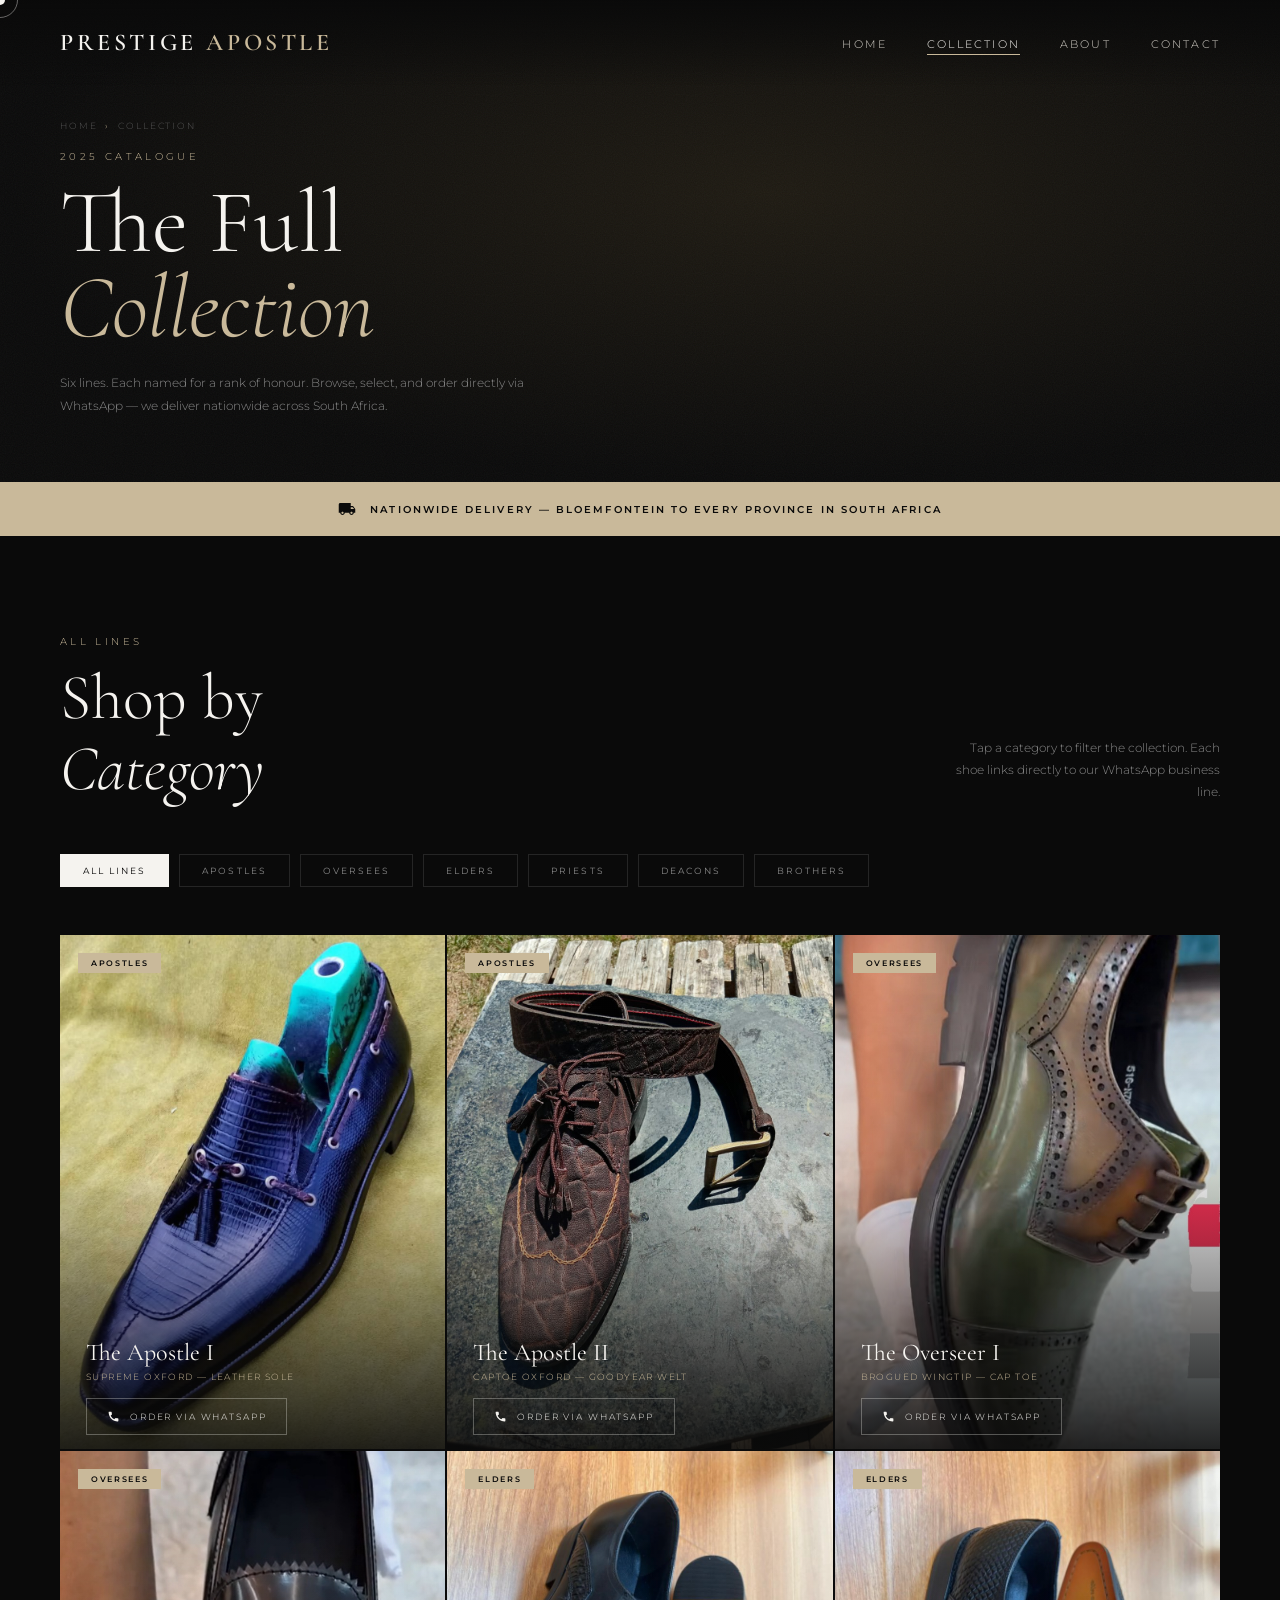
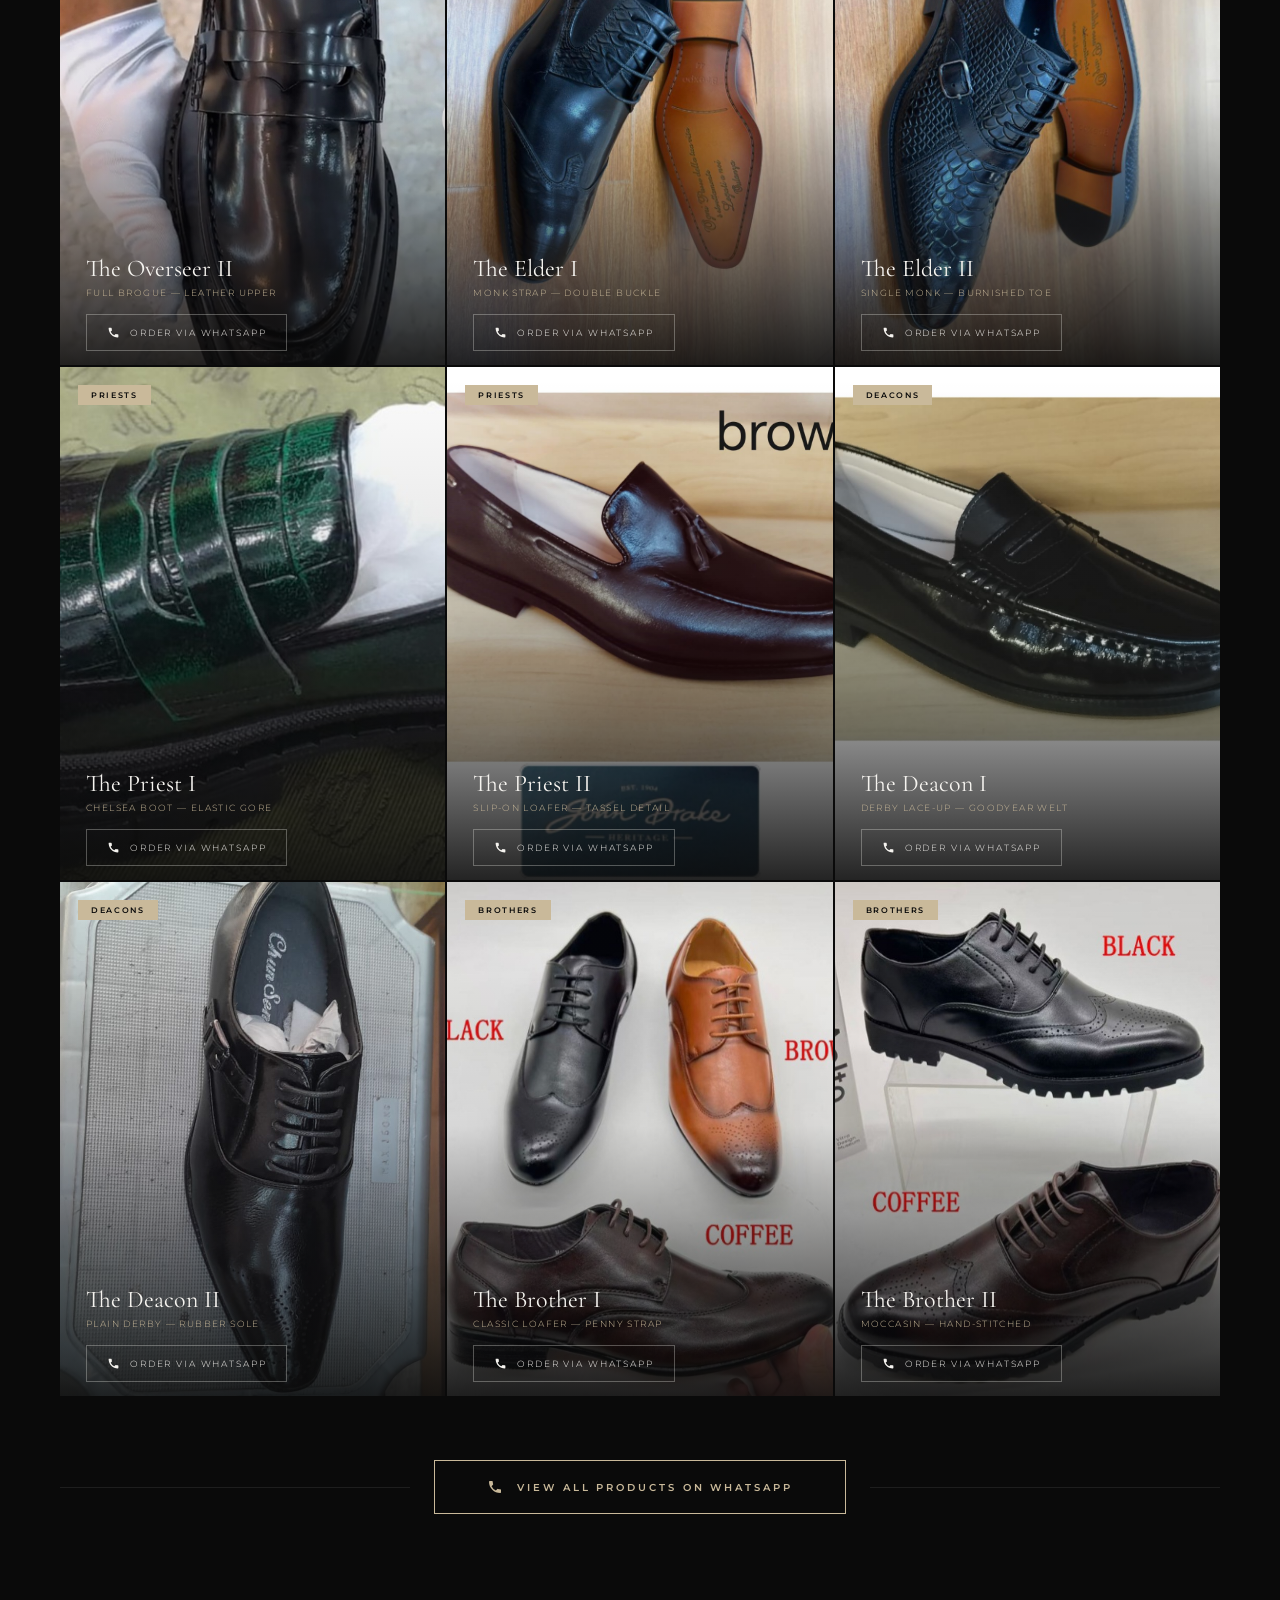
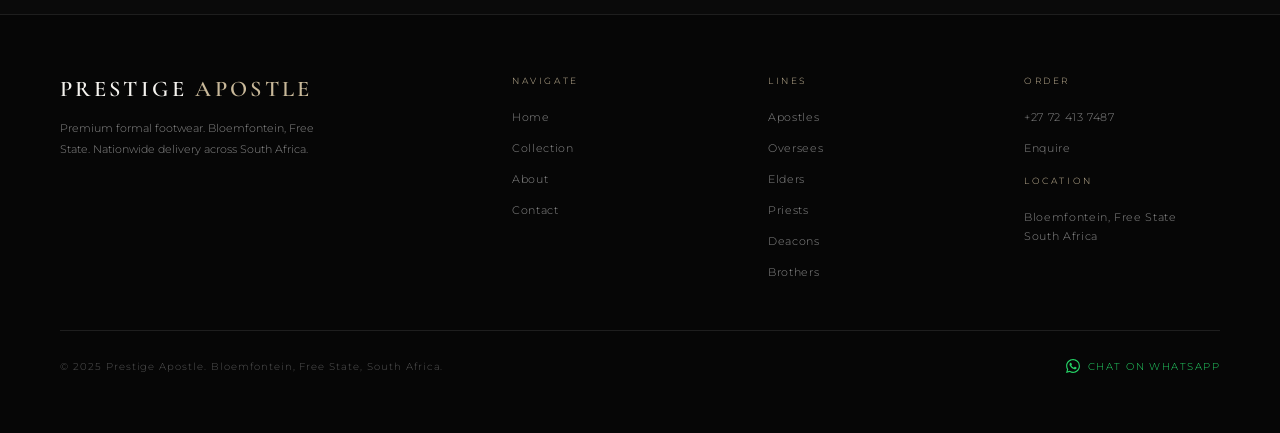
<file: products.html>
<!DOCTYPE html>
<html lang="en">
<head>
  <meta charset="UTF-8" />
  <meta name="viewport" content="width=device-width, initial-scale=1.0" />
  <title>Collection — Prestige Apostle</title>
  <meta name="description" content="Browse all six Prestige Apostle shoe lines — Apostles, Oversees, Elders, Priests, Deacons, Brothers. Order via WhatsApp." />
  <link href="https://fonts.googleapis.com/css2?family=Cormorant+Garamond:ital,wght@0,300;0,400;0,600;1,300;1,400&family=Montserrat:wght@300;400;500;600&display=swap" rel="stylesheet" />
  <link rel="stylesheet" href="style.css" />
</head>
<body>

  <div class="cursor" id="cursor"></div>
  <div class="cursor-ring" id="cursorRing"></div>

  <nav>
    <a href="index.html" class="nav-logo">Prestige <span>Apostle</span></a>
    <button class="nav-toggle" id="navToggle"><span></span><span></span><span></span></button>
    <ul class="nav-links" id="navMenu">
      <li><a href="index.html">Home</a></li>
      <li><a href="products.html">Collection</a></li>
      <li><a href="about.html">About</a></li>
      <li><a href="contact.html">Contact</a></li>
    </ul>
  </nav>

  <div class="page-hero">
    <div class="page-hero-grain"></div>
    <div class="breadcrumb"><a href="index.html">Home</a><span>›</span>Collection</div>
    <p class="page-hero-tag">2025 Catalogue</p>
    <h1 class="page-hero-title">The Full<br><em>Collection</em></h1>
    <p class="page-hero-sub">Six lines. Each named for a rank of honour. Browse, select, and order directly via WhatsApp — we deliver nationwide across South Africa.</p>
  </div>

  <div class="delivery-banner">
    <svg viewBox="0 0 24 24"><path d="M20 8h-3V4H3c-1.1 0-2 .9-2 2v11h2c0 1.66 1.34 3 3 3s3-1.34 3-3h6c0 1.66 1.34 3 3 3s3-1.34 3-3h2v-5l-3-4zM6 18.5c-.83 0-1.5-.67-1.5-1.5s.67-1.5 1.5-1.5 1.5.67 1.5 1.5-.67 1.5-1.5 1.5zm13.5-9l1.96 2.5H17V9.5h2.5zm-1.5 9c-.83 0-1.5-.67-1.5-1.5s.67-1.5 1.5-1.5 1.5.67 1.5 1.5-.67 1.5-1.5 1.5z"/></svg>
    <p>Nationwide Delivery — Bloemfontein to Every Province in South Africa</p>
  </div>

  <section class="products-section">
    <div class="section-header reveal">
      <div>
        <p class="section-tag">All Lines</p>
        <h2 class="section-title">Shop by<br><em>Category</em></h2>
      </div>
      <p class="section-desc">Tap a category to filter the collection. Each shoe links directly to our WhatsApp business line.</p>
    </div>

    <div class="cat-nav reveal">
      <button class="cat-btn active" onclick="filterCat('all', this)">All Lines</button>
      <button class="cat-btn" onclick="filterCat('apostles', this)">Apostles</button>
      <button class="cat-btn" onclick="filterCat('oversees', this)">Oversees</button>
      <button class="cat-btn" onclick="filterCat('elders', this)">Elders</button>
      <button class="cat-btn" onclick="filterCat('priests', this)">Priests</button>
      <button class="cat-btn" onclick="filterCat('deacons', this)">Deacons</button>
      <button class="cat-btn" onclick="filterCat('brothers', this)">Brothers</button>
    </div>

    <div class="products-grid" id="productsGrid">

      <!-- APOSTLES -->
      <div class="product-card card-1 reveal" data-cat="apostles">
        <img src="images/apostle-1.jpg" alt="The Apostle I" />
        <div class="cat-badge">Apostles</div>
        <div class="product-overlay">
          <h3 class="product-name">The Apostle I</h3>
          <p class="product-price">SUPREME OXFORD — LEATHER SOLE</p>
          <a href="https://wa.me/27724137487?text=Hi%2C%20I'm%20interested%20in%20The%20Apostle%20I%20from%20Prestige%20Apostle." class="product-buy" target="_blank">
            <svg viewBox="0 0 24 24"><path d="M20.01 15.38c-1.23 0-2.42-.2-3.53-.56a.977.977 0 0 0-1 .23l-2.2 2.2a15.045 15.045 0 0 1-6.52-6.52l2.2-2.2c.26-.26.37-.63.23-1-.36-1.11-.56-2.3-.56-3.53 0-.54-.45-.99-.99-.99H4.19C3.65 3 3 3.24 3 3.99 3 13.28 10.73 21 20.01 21c.71 0 .99-.63.99-1.18v-3.45c0-.54-.45-.99-.99-.99z"/></svg>
            Order via WhatsApp
          </a>
        </div>
      </div>

      <div class="product-card card-2 reveal" data-cat="apostles">
        <img src="images/apostle-2.jpg" alt="The Apostle II" />
        <div class="cat-badge">Apostles</div>
        <div class="product-overlay">
          <h3 class="product-name">The Apostle II</h3>
          <p class="product-price">CAPTOE OXFORD — GOODYEAR WELT</p>
          <a href="https://wa.me/27724137487?text=Hi%2C%20I'm%20interested%20in%20The%20Apostle%20II%20from%20Prestige%20Apostle." class="product-buy" target="_blank">
            <svg viewBox="0 0 24 24"><path d="M20.01 15.38c-1.23 0-2.42-.2-3.53-.56a.977.977 0 0 0-1 .23l-2.2 2.2a15.045 15.045 0 0 1-6.52-6.52l2.2-2.2c.26-.26.37-.63.23-1-.36-1.11-.56-2.3-.56-3.53 0-.54-.45-.99-.99-.99H4.19C3.65 3 3 3.24 3 3.99 3 13.28 10.73 21 20.01 21c.71 0 .99-.63.99-1.18v-3.45c0-.54-.45-.99-.99-.99z"/></svg>
            Order via WhatsApp
          </a>
        </div>
      </div>

      <!-- OVERSEES -->
      <div class="product-card card-3 reveal" data-cat="oversees">
        <img src="images/oversees-1.jpg" alt="The Overseer I" />
        <div class="cat-badge">Oversees</div>
        <div class="product-overlay">
          <h3 class="product-name">The Overseer I</h3>
          <p class="product-price">BROGUED WINGTIP — CAP TOE</p>
          <a href="https://wa.me/27724137487?text=Hi%2C%20I'm%20interested%20in%20The%20Overseer%20I%20from%20Prestige%20Apostle." class="product-buy" target="_blank">
            <svg viewBox="0 0 24 24"><path d="M20.01 15.38c-1.23 0-2.42-.2-3.53-.56a.977.977 0 0 0-1 .23l-2.2 2.2a15.045 15.045 0 0 1-6.52-6.52l2.2-2.2c.26-.26.37-.63.23-1-.36-1.11-.56-2.3-.56-3.53 0-.54-.45-.99-.99-.99H4.19C3.65 3 3 3.24 3 3.99 3 13.28 10.73 21 20.01 21c.71 0 .99-.63.99-1.18v-3.45c0-.54-.45-.99-.99-.99z"/></svg>
            Order via WhatsApp
          </a>
        </div>
      </div>

      <div class="product-card card-4 reveal" data-cat="oversees">
        <img src="images/oversees-2.jpg" alt="The Overseer II" />
        <div class="cat-badge">Oversees</div>
        <div class="product-overlay">
          <h3 class="product-name">The Overseer II</h3>
          <p class="product-price">FULL BROGUE — LEATHER UPPER</p>
          <a href="https://wa.me/27724137487?text=Hi%2C%20I'm%20interested%20in%20The%20Overseer%20II%20from%20Prestige%20Apostle." class="product-buy" target="_blank">
            <svg viewBox="0 0 24 24"><path d="M20.01 15.38c-1.23 0-2.42-.2-3.53-.56a.977.977 0 0 0-1 .23l-2.2 2.2a15.045 15.045 0 0 1-6.52-6.52l2.2-2.2c.26-.26.37-.63.23-1-.36-1.11-.56-2.3-.56-3.53 0-.54-.45-.99-.99-.99H4.19C3.65 3 3 3.24 3 3.99 3 13.28 10.73 21 20.01 21c.71 0 .99-.63.99-1.18v-3.45c0-.54-.45-.99-.99-.99z"/></svg>
            Order via WhatsApp
          </a>
        </div>
      </div>

      <!-- ELDERS -->
      <div class="product-card card-5 reveal" data-cat="elders">
        <img src="images/elders-1.jpg" alt="The Elder I" />
        <div class="cat-badge">Elders</div>
        <div class="product-overlay">
          <h3 class="product-name">The Elder I</h3>
          <p class="product-price">MONK STRAP — DOUBLE BUCKLE</p>
          <a href="https://wa.me/27724137487?text=Hi%2C%20I'm%20interested%20in%20The%20Elder%20I%20from%20Prestige%20Apostle." class="product-buy" target="_blank">
            <svg viewBox="0 0 24 24"><path d="M20.01 15.38c-1.23 0-2.42-.2-3.53-.56a.977.977 0 0 0-1 .23l-2.2 2.2a15.045 15.045 0 0 1-6.52-6.52l2.2-2.2c.26-.26.37-.63.23-1-.36-1.11-.56-2.3-.56-3.53 0-.54-.45-.99-.99-.99H4.19C3.65 3 3 3.24 3 3.99 3 13.28 10.73 21 20.01 21c.71 0 .99-.63.99-1.18v-3.45c0-.54-.45-.99-.99-.99z"/></svg>
            Order via WhatsApp
          </a>
        </div>
      </div>

      <div class="product-card card-6 reveal" data-cat="elders">
        <img src="images/elders-2.jpg" alt="The Elder II" />
        <div class="cat-badge">Elders</div>
        <div class="product-overlay">
          <h3 class="product-name">The Elder II</h3>
          <p class="product-price">SINGLE MONK — BURNISHED TOE</p>
          <a href="https://wa.me/27724137487?text=Hi%2C%20I'm%20interested%20in%20The%20Elder%20II%20from%20Prestige%20Apostle." class="product-buy" target="_blank">
            <svg viewBox="0 0 24 24"><path d="M20.01 15.38c-1.23 0-2.42-.2-3.53-.56a.977.977 0 0 0-1 .23l-2.2 2.2a15.045 15.045 0 0 1-6.52-6.52l2.2-2.2c.26-.26.37-.63.23-1-.36-1.11-.56-2.3-.56-3.53 0-.54-.45-.99-.99-.99H4.19C3.65 3 3 3.24 3 3.99 3 13.28 10.73 21 20.01 21c.71 0 .99-.63.99-1.18v-3.45c0-.54-.45-.99-.99-.99z"/></svg>
            Order via WhatsApp
          </a>
        </div>
      </div>

      <!-- PRIESTS -->
      <div class="product-card card-1 reveal" data-cat="priests">
        <img src="images/priests-1.jpg" alt="The Priest I" />
        <div class="cat-badge">Priests</div>
        <div class="product-overlay">
          <h3 class="product-name">The Priest I</h3>
          <p class="product-price">CHELSEA BOOT — ELASTIC GORE</p>
          <a href="https://wa.me/27724137487?text=Hi%2C%20I'm%20interested%20in%20The%20Priest%20I%20from%20Prestige%20Apostle." class="product-buy" target="_blank">
            <svg viewBox="0 0 24 24"><path d="M20.01 15.38c-1.23 0-2.42-.2-3.53-.56a.977.977 0 0 0-1 .23l-2.2 2.2a15.045 15.045 0 0 1-6.52-6.52l2.2-2.2c.26-.26.37-.63.23-1-.36-1.11-.56-2.3-.56-3.53 0-.54-.45-.99-.99-.99H4.19C3.65 3 3 3.24 3 3.99 3 13.28 10.73 21 20.01 21c.71 0 .99-.63.99-1.18v-3.45c0-.54-.45-.99-.99-.99z"/></svg>
            Order via WhatsApp
          </a>
        </div>
      </div>

      <div class="product-card card-2 reveal" data-cat="priests">
        <img src="images/priests-2.jpg" alt="The Priest II" />
        <div class="cat-badge">Priests</div>
        <div class="product-overlay">
          <h3 class="product-name">The Priest II</h3>
          <p class="product-price">SLIP-ON LOAFER — TASSEL DETAIL</p>
          <a href="https://wa.me/27724137487?text=Hi%2C%20I'm%20interested%20in%20The%20Priest%20II%20from%20Prestige%20Apostle." class="product-buy" target="_blank">
            <svg viewBox="0 0 24 24"><path d="M20.01 15.38c-1.23 0-2.42-.2-3.53-.56a.977.977 0 0 0-1 .23l-2.2 2.2a15.045 15.045 0 0 1-6.52-6.52l2.2-2.2c.26-.26.37-.63.23-1-.36-1.11-.56-2.3-.56-3.53 0-.54-.45-.99-.99-.99H4.19C3.65 3 3 3.24 3 3.99 3 13.28 10.73 21 20.01 21c.71 0 .99-.63.99-1.18v-3.45c0-.54-.45-.99-.99-.99z"/></svg>
            Order via WhatsApp
          </a>
        </div>
      </div>

      <!-- DEACONS -->
      <div class="product-card card-3 reveal" data-cat="deacons">
        <img src="images/deacons-1.jpg" alt="The Deacon I" />
        <div class="cat-badge">Deacons</div>
        <div class="product-overlay">
          <h3 class="product-name">The Deacon I</h3>
          <p class="product-price">DERBY LACE-UP — GOODYEAR WELT</p>
          <a href="https://wa.me/27724137487?text=Hi%2C%20I'm%20interested%20in%20The%20Deacon%20I%20from%20Prestige%20Apostle." class="product-buy" target="_blank">
            <svg viewBox="0 0 24 24"><path d="M20.01 15.38c-1.23 0-2.42-.2-3.53-.56a.977.977 0 0 0-1 .23l-2.2 2.2a15.045 15.045 0 0 1-6.52-6.52l2.2-2.2c.26-.26.37-.63.23-1-.36-1.11-.56-2.3-.56-3.53 0-.54-.45-.99-.99-.99H4.19C3.65 3 3 3.24 3 3.99 3 13.28 10.73 21 20.01 21c.71 0 .99-.63.99-1.18v-3.45c0-.54-.45-.99-.99-.99z"/></svg>
            Order via WhatsApp
          </a>
        </div>
      </div>

      <div class="product-card card-4 reveal" data-cat="deacons">
        <img src="images/deacons-2.jpg" alt="The Deacon II" />
        <div class="cat-badge">Deacons</div>
        <div class="product-overlay">
          <h3 class="product-name">The Deacon II</h3>
          <p class="product-price">PLAIN DERBY — RUBBER SOLE</p>
          <a href="https://wa.me/27724137487?text=Hi%2C%20I'm%20interested%20in%20The%20Deacon%20II%20from%20Prestige%20Apostle." class="product-buy" target="_blank">
            <svg viewBox="0 0 24 24"><path d="M20.01 15.38c-1.23 0-2.42-.2-3.53-.56a.977.977 0 0 0-1 .23l-2.2 2.2a15.045 15.045 0 0 1-6.52-6.52l2.2-2.2c.26-.26.37-.63.23-1-.36-1.11-.56-2.3-.56-3.53 0-.54-.45-.99-.99-.99H4.19C3.65 3 3 3.24 3 3.99 3 13.28 10.73 21 20.01 21c.71 0 .99-.63.99-1.18v-3.45c0-.54-.45-.99-.99-.99z"/></svg>
            Order via WhatsApp
          </a>
        </div>
      </div>

      <!-- BROTHERS -->
      <div class="product-card card-5 reveal" data-cat="brothers">
        <img src="images/brothers-1.jpg" alt="The Brother I" />
        <div class="cat-badge">Brothers</div>
        <div class="product-overlay">
          <h3 class="product-name">The Brother I</h3>
          <p class="product-price">CLASSIC LOAFER — PENNY STRAP</p>
          <a href="https://wa.me/27724137487?text=Hi%2C%20I'm%20interested%20in%20The%20Brother%20I%20from%20Prestige%20Apostle." class="product-buy" target="_blank">
            <svg viewBox="0 0 24 24"><path d="M20.01 15.38c-1.23 0-2.42-.2-3.53-.56a.977.977 0 0 0-1 .23l-2.2 2.2a15.045 15.045 0 0 1-6.52-6.52l2.2-2.2c.26-.26.37-.63.23-1-.36-1.11-.56-2.3-.56-3.53 0-.54-.45-.99-.99-.99H4.19C3.65 3 3 3.24 3 3.99 3 13.28 10.73 21 20.01 21c.71 0 .99-.63.99-1.18v-3.45c0-.54-.45-.99-.99-.99z"/></svg>
            Order via WhatsApp
          </a>
        </div>
      </div>

      <div class="product-card card-6 reveal" data-cat="brothers">
        <img src="images/brothers-2.jpg" alt="The Brother II" />
        <div class="cat-badge">Brothers</div>
        <div class="product-overlay">
          <h3 class="product-name">The Brother II</h3>
          <p class="product-price">MOCCASIN — HAND-STITCHED</p>
          <a href="https://wa.me/27724137487?text=Hi%2C%20I'm%20interested%20in%20The%20Brother%20II%20from%20Prestige%20Apostle." class="product-buy" target="_blank">
            <svg viewBox="0 0 24 24"><path d="M20.01 15.38c-1.23 0-2.42-.2-3.53-.56a.977.977 0 0 0-1 .23l-2.2 2.2a15.045 15.045 0 0 1-6.52-6.52l2.2-2.2c.26-.26.37-.63.23-1-.36-1.11-.56-2.3-.56-3.53 0-.54-.45-.99-.99-.99H4.19C3.65 3 3 3.24 3 3.99 3 13.28 10.73 21 20.01 21c.71 0 .99-.63.99-1.18v-3.45c0-.54-.45-.99-.99-.99z"/></svg>
            Order via WhatsApp
          </a>
        </div>
      </div>

    </div>

    <div class="view-all-wrap reveal">
      <a href="https://wa.me/27724137487?text=Hi%2C%20I'd%20like%20to%20view%20the%20full%20Prestige%20Apostle%20catalogue%20and%20all%20available%20styles." class="btn-view-all" target="_blank">
        <svg viewBox="0 0 24 24"><path d="M20.01 15.38c-1.23 0-2.42-.2-3.53-.56a.977.977 0 0 0-1 .23l-2.2 2.2a15.045 15.045 0 0 1-6.52-6.52l2.2-2.2c.26-.26.37-.63.23-1-.36-1.11-.56-2.3-.56-3.53 0-.54-.45-.99-.99-.99H4.19C3.65 3 3 3.24 3 3.99 3 13.28 10.73 21 20.01 21c.71 0 .99-.63.99-1.18v-3.45c0-.54-.45-.99-.99-.99z"/></svg>
        View All Products on WhatsApp
      </a>
    </div>
  </section>

  <footer>
    <div class="footer-top">
      <div class="footer-brand">
        <span class="footer-logo">Prestige <span>Apostle</span></span>
        <p class="footer-tagline">Premium formal footwear. Bloemfontein, Free State. Nationwide delivery across South Africa.</p>
      </div>
      <div class="footer-col">
        <div class="footer-col-title">Navigate</div>
        <ul><li><a href="index.html">Home</a></li><li><a href="products.html">Collection</a></li><li><a href="about.html">About</a></li><li><a href="contact.html">Contact</a></li></ul>
      </div>
      <div class="footer-col">
        <div class="footer-col-title">Lines</div>
        <ul><li><a href="products.html">Apostles</a></li><li><a href="products.html">Oversees</a></li><li><a href="products.html">Elders</a></li><li><a href="products.html">Priests</a></li><li><a href="products.html">Deacons</a></li><li><a href="products.html">Brothers</a></li></ul>
      </div>
      <div class="footer-col">
        <div class="footer-col-title">Order</div>
        <ul><li><a href="https://wa.me/27724137487" target="_blank">+27 72 413 7487</a></li><li><a href="contact.html">Enquire</a></li></ul>
        <br>
        <div class="footer-col-title">Location</div>
        <ul><li><a href="contact.html">Bloemfontein, Free State<br>South Africa</a></li></ul>
      </div>
    </div>
    <div class="footer-bottom">
      <p class="footer-copy">© 2025 Prestige Apostle. Bloemfontein, Free State, South Africa.</p>
      <a href="https://wa.me/27724137487" class="footer-wa" target="_blank">
        <svg viewBox="0 0 24 24"><path d="M17.472 14.382c-.297-.149-1.758-.867-2.03-.967-.273-.099-.471-.148-.67.15-.197.297-.767.966-.94 1.164-.173.199-.347.223-.644.075-.297-.15-1.255-.463-2.39-1.475-.883-.788-1.48-1.761-1.653-2.059-.173-.297-.018-.458.13-.606.134-.133.298-.347.446-.52.149-.174.198-.298.298-.497.099-.198.05-.371-.025-.52-.075-.149-.669-1.612-.916-2.207-.242-.579-.487-.5-.669-.51-.173-.008-.371-.01-.57-.01-.198 0-.52.074-.792.372-.272.297-1.04 1.016-1.04 2.479 0 1.462 1.065 2.875 1.213 3.074.149.198 2.096 3.2 5.077 4.487.709.306 1.262.489 1.694.625.712.227 1.36.195 1.871.118.571-.085 1.758-.719 2.006-1.413.248-.694.248-1.289.173-1.413-.074-.124-.272-.198-.57-.347m-5.421 7.403h-.004a9.87 9.87 0 01-5.031-1.378l-.361-.214-3.741.982.998-3.648-.235-.374a9.86 9.86 0 01-1.51-5.26c.001-5.45 4.436-9.884 9.888-9.884 2.64 0 5.122 1.03 6.988 2.898a9.825 9.825 0 012.893 6.994c-.003 5.45-4.437 9.884-9.885 9.884m8.413-18.297A11.815 11.815 0 0012.05 0C5.495 0 .16 5.335.157 11.892c0 2.096.547 4.142 1.588 5.945L.057 24l6.305-1.654a11.882 11.882 0 005.683 1.448h.005c6.554 0 11.89-5.335 11.893-11.893a11.821 11.821 0 00-3.48-8.413z"/></svg>
        Chat on WhatsApp
      </a>
    </div>
  </footer>

  <script src="main.js"></script>
</body>
</html>
</file>
<file: style.css>
/* ═══════════════════════════════════════
   PRESTIGE APOSTLE — style.css
   ═══════════════════════════════════════ */

*, *::before, *::after { margin: 0; padding: 0; box-sizing: border-box; }

:root {
  --black:  #0a0a0a;
  --white:  #f5f3ef;
  --mid:    #1a1a1a;
  --grey:   #888;
  --lgrey:  #d4d0c8;
  --accent: #c9b99a;
  --border: #1e1e1e;
}

html { scroll-behavior: smooth; }

body {
  background: var(--black);
  color: var(--white);
  font-family: 'Montserrat', sans-serif;
  font-weight: 300;
  overflow-x: hidden;
  cursor: none;
}

/* ── CURSOR ── */
.cursor {
  position: fixed; width: 10px; height: 10px;
  background: var(--white); border-radius: 50%;
  pointer-events: none; z-index: 9999;
  transform: translate(-50%, -50%);
  transition: width .2s, height .2s, background .2s;
}
.cursor-ring {
  position: fixed; width: 36px; height: 36px;
  border: 1px solid rgba(245,243,239,0.4); border-radius: 50%;
  pointer-events: none; z-index: 9998;
  transform: translate(-50%, -50%);
  transition: width .3s, height .3s, border-color .3s;
}
.cursor.hovered      { width: 6px;  height: 6px;  background: var(--accent); }
.cursor-ring.hovered { width: 52px; height: 52px; border-color: var(--accent); }

/* ── NAV ── */
nav {
  position: fixed; top: 0; left: 0; right: 0; z-index: 100;
  display: flex; align-items: center; justify-content: space-between;
  padding: 28px 60px;
  background: linear-gradient(to bottom, rgba(10,10,10,0.97), transparent);
}
.nav-logo {
  font-family: 'Cormorant Garamond', serif;
  font-size: 1.5rem; font-weight: 600;
  letter-spacing: 0.15em; text-transform: uppercase;
  color: var(--white); text-decoration: none; z-index: 1;
}
.nav-logo span { color: var(--accent); }
.nav-links { display: flex; gap: 40px; list-style: none; }
.nav-links a {
  color: var(--lgrey); text-decoration: none;
  font-size: 0.68rem; letter-spacing: 0.2em; text-transform: uppercase;
  transition: color .3s; padding-bottom: 3px;
  border-bottom: 1px solid transparent;
}
.nav-links a:hover, .nav-links a.nav-active { color: var(--white); border-bottom-color: var(--accent); }
.nav-toggle {
  display: none; flex-direction: column; gap: 5px;
  background: none; border: none; cursor: none; z-index: 200; padding: 4px;
}
.nav-toggle span { display: block; width: 24px; height: 1px; background: var(--white); transition: transform .3s, opacity .3s; }
.nav-toggle.open span:nth-child(1) { transform: translateY(6px) rotate(45deg); }
.nav-toggle.open span:nth-child(2) { opacity: 0; }
.nav-toggle.open span:nth-child(3) { transform: translateY(-6px) rotate(-45deg); }

/* ── HERO ── */
#hero {
  min-height: 100vh;
  display: flex; flex-direction: column; justify-content: flex-end;
  padding: 0 60px 80px; position: relative; overflow: hidden;
}
.hero-bg { position: absolute; inset: 0; background: radial-gradient(ellipse at 70% 40%, #2a2118, #0a0a0a 65%); }
.hero-grain {
  position: absolute; inset: 0; opacity: 0.06;
  background-image: url("data:image/svg+xml,%3Csvg viewBox='0 0 200 200' xmlns='http://www.w3.org/2000/svg'%3E%3Cfilter id='n'%3E%3CfeTurbulence type='fractalNoise' baseFrequency='0.9' numOctaves='4' stitchTiles='stitch'/%3E%3C/filter%3E%3Crect width='100%25' height='100%25' filter='url(%23n)'/%3E%3C/svg%3E");
  background-size: 200px;
}
.hero-line { position: absolute; top: 0; bottom: 0; left: 55%; width: 1px; background: linear-gradient(to bottom, transparent, rgba(201,185,154,0.25) 40%, transparent); }
.hero-eyebrow { font-size: 0.65rem; letter-spacing: 0.35em; text-transform: uppercase; color: var(--accent); margin-bottom: 24px; position: relative; opacity: 0; animation: fadeUp .8s .3s forwards; }
.hero-title { font-family: 'Cormorant Garamond', serif; font-size: clamp(4rem, 9vw, 9rem); font-weight: 300; line-height: 0.9; letter-spacing: -0.02em; position: relative; opacity: 0; animation: fadeUp .9s .5s forwards; }
.hero-title em { font-style: italic; color: var(--accent); }
.hero-sub { margin-top: 32px; font-size: 0.75rem; letter-spacing: 0.1em; color: var(--grey); max-width: 380px; line-height: 2; position: relative; opacity: 0; animation: fadeUp .9s .7s forwards; }
.hero-cta { margin-top: 48px; display: flex; gap: 24px; align-items: center; position: relative; opacity: 0; animation: fadeUp .9s .9s forwards; }
.hero-scroll { position: absolute; right: 60px; bottom: 80px; display: flex; flex-direction: column; align-items: center; gap: 12px; opacity: 0; animation: fadeIn 1s 1.2s forwards; }
.hero-scroll span { font-size: 0.55rem; letter-spacing: 0.3em; text-transform: uppercase; color: var(--grey); writing-mode: vertical-rl; }
.scroll-line { width: 1px; height: 60px; background: linear-gradient(to bottom, var(--grey), transparent); animation: scrollPulse 2s infinite; }

/* ── PAGE HERO ── */
.page-hero {
  min-height: 42vh; display: flex; flex-direction: column; justify-content: flex-end;
  padding: 120px 60px 64px; position: relative; overflow: hidden;
  background: radial-gradient(ellipse at 60% 40%, #1e1a12, #0a0a0a 70%);
}
.page-hero-grain { position: absolute; inset: 0; opacity: 0.05; background-image: url("data:image/svg+xml,%3Csvg viewBox='0 0 200 200' xmlns='http://www.w3.org/2000/svg'%3E%3Cfilter id='n'%3E%3CfeTurbulence type='fractalNoise' baseFrequency='0.9' numOctaves='4' stitchTiles='stitch'/%3E%3C/filter%3E%3Crect width='100%25' height='100%25' filter='url(%23n)'/%3E%3C/svg%3E"); background-size: 200px; }
.breadcrumb { position: relative; margin-bottom: 20px; font-size: 0.58rem; letter-spacing: 0.2em; text-transform: uppercase; color: #555; }
.breadcrumb a { color: #555; text-decoration: none; transition: color .3s; }
.breadcrumb a:hover { color: var(--accent); }
.breadcrumb span { color: var(--accent); margin: 0 8px; }
.page-hero-tag { font-size: 0.6rem; letter-spacing: 0.35em; text-transform: uppercase; color: var(--accent); margin-bottom: 18px; position: relative; }
.page-hero-title { font-family: 'Cormorant Garamond', serif; font-size: clamp(3rem, 7vw, 6rem); font-weight: 300; line-height: 0.95; position: relative; }
.page-hero-title em { font-style: italic; color: var(--accent); }
.page-hero-sub { margin-top: 22px; font-size: 0.72rem; color: var(--grey); max-width: 520px; line-height: 2; position: relative; }

/* ── MARQUEE ── */
.marquee-wrap { overflow: hidden; padding: 18px 0; border-top: 1px solid var(--border); border-bottom: 1px solid var(--border); background: #0d0d0d; }
.marquee-track { display: flex; white-space: nowrap; animation: marquee 22s linear infinite; }
.marquee-track span { font-family: 'Cormorant Garamond', serif; font-size: 0.75rem; letter-spacing: 0.3em; text-transform: uppercase; color: var(--grey); padding: 0 40px; }
.marquee-track span.dot { color: var(--accent); padding: 0 8px; }

/* ── BUTTONS ── */
.btn-primary { display: inline-block; padding: 16px 44px; background: var(--white); color: var(--black); font-family: 'Montserrat', sans-serif; font-size: 0.65rem; font-weight: 600; letter-spacing: 0.22em; text-transform: uppercase; text-decoration: none; transition: background .3s, color .3s, transform .3s; }
.btn-primary:hover { background: var(--accent); color: var(--black); transform: translateY(-2px); }
.btn-ghost { font-size: 0.65rem; letter-spacing: 0.18em; text-transform: uppercase; color: var(--grey); text-decoration: none; border-bottom: 1px solid transparent; padding-bottom: 2px; transition: color .3s, border-color .3s; }
.btn-ghost:hover { color: var(--white); border-color: var(--white); }
.btn-outline { display: inline-block; padding: 14px 38px; border: 1px solid var(--accent); color: var(--accent); font-family: 'Montserrat', sans-serif; font-size: 0.63rem; font-weight: 600; letter-spacing: 0.22em; text-transform: uppercase; text-decoration: none; transition: background .3s, color .3s; }
.btn-outline:hover { background: var(--accent); color: var(--black); }
.btn-wa { display: inline-flex; align-items: center; gap: 10px; padding: 16px 40px; background: #25D366; color: #fff; font-family: 'Montserrat', sans-serif; font-size: 0.65rem; font-weight: 600; letter-spacing: 0.18em; text-transform: uppercase; text-decoration: none; transition: background .3s, transform .3s; }
.btn-wa:hover { background: #1ebe5d; transform: translateY(-2px); }
.btn-wa svg { width: 16px; height: 16px; fill: #fff; flex-shrink: 0; }

/* ── SECTION COMMONS ── */
.section-tag { font-size: 0.6rem; letter-spacing: 0.35em; text-transform: uppercase; color: var(--accent); margin-bottom: 16px; }
.section-title { font-family: 'Cormorant Garamond', serif; font-size: clamp(2.4rem, 5vw, 4.2rem); font-weight: 300; line-height: 1.1; }
.section-title em { font-style: italic; }
.section-header { display: flex; justify-content: space-between; align-items: flex-end; margin-bottom: 50px; }
.section-desc { font-size: 0.72rem; color: var(--grey); line-height: 1.9; max-width: 280px; text-align: right; }
.divider { width: 40px; height: 1px; background: var(--accent); margin: 32px 0; }

/* View-all strip */
.view-all-wrap { display: flex; align-items: center; gap: 24px; margin-top: 64px; }
.view-all-wrap::before, .view-all-wrap::after { content: ''; flex: 1; height: 1px; background: var(--border); }
.btn-view-all { display: inline-flex; align-items: center; gap: 14px; padding: 18px 52px; border: 1px solid var(--accent); color: var(--accent); font-family: 'Montserrat', sans-serif; font-size: 0.65rem; font-weight: 600; letter-spacing: 0.28em; text-transform: uppercase; text-decoration: none; white-space: nowrap; transition: background .3s, color .3s; }
.btn-view-all:hover { background: var(--accent); color: var(--black); }
.btn-view-all svg { width: 16px; height: 16px; fill: currentColor; }

/* ── PRODUCTS ── */
.products-section { padding: 100px 60px; background: var(--black); }
.cat-nav { display: flex; flex-wrap: wrap; gap: 10px; margin-bottom: 48px; }
.cat-btn { background: transparent; border: 1px solid #252525; color: var(--grey); font-family: 'Montserrat', sans-serif; font-size: 0.58rem; letter-spacing: 0.22em; text-transform: uppercase; padding: 10px 22px; cursor: none; transition: all .3s; }
.cat-btn:hover { border-color: var(--white); color: var(--white); }
.cat-btn.active { background: var(--white); color: var(--black); border-color: var(--white); }
.products-grid { display: grid; grid-template-columns: repeat(3, 1fr); gap: 2px; }
.product-card { position: relative; overflow: hidden; aspect-ratio: 3/4; cursor: none; }
.product-card.hidden { display: none; }
.shoe-placeholder { width: 100%; height: 100%; display: flex; align-items: center; justify-content: center; position: relative; overflow: hidden; }
.shoe-placeholder svg { width: 65%; height: 65%; opacity: 0.13; }
.glow { position: absolute; inset: 0; background: radial-gradient(ellipse at 40% 60%, rgba(201,185,154,0.07), transparent 70%); }
.product-card img { width: 100%; height: 100%; object-fit: cover; transition: transform .65s cubic-bezier(.25,.46,.45,.94); }
.product-card:hover img { transform: scale(1.06); }
.cat-badge { position: absolute; top: 18px; left: 18px; background: var(--accent); color: var(--black); font-size: 0.52rem; letter-spacing: 0.2em; text-transform: uppercase; font-weight: 600; padding: 5px 13px; z-index: 2; }
.product-overlay { position: absolute; inset: 0; z-index: 1; background: linear-gradient(to top, rgba(10,10,10,0.93) 0%, rgba(10,10,10,0.1) 55%, transparent 100%); display: flex; flex-direction: column; justify-content: flex-end; padding: 26px; transform: translateY(12px); transition: transform .4s; }
.product-card:hover .product-overlay { transform: translateY(0); }
.product-name { font-family: 'Cormorant Garamond', serif; font-size: 1.5rem; font-weight: 400; margin-bottom: 4px; }
.product-price { font-size: 0.58rem; letter-spacing: 0.15em; color: var(--accent); margin-bottom: 16px; }
.product-buy { display: inline-flex; align-items: center; gap: 10px; font-size: 0.58rem; letter-spacing: 0.2em; text-transform: uppercase; color: var(--white); text-decoration: none; border: 1px solid rgba(245,243,239,0.3); padding: 11px 20px; transition: background .3s, border-color .3s, color .3s; width: fit-content; }
.product-buy:hover { background: var(--white); color: var(--black); border-color: var(--white); }
.product-buy svg { width: 13px; height: 13px; fill: currentColor; flex-shrink: 0; }
.card-1{background:#141414} .card-2{background:#0f0f0f} .card-3{background:#121212}
.card-4{background:#0d0d0d} .card-5{background:#111111} .card-6{background:#131313}

/* ── DELIVERY BANNER ── */
.delivery-banner { background: var(--accent); color: var(--black); padding: 18px 60px; display: flex; align-items: center; justify-content: center; gap: 14px; }
.delivery-banner svg { width: 18px; height: 18px; fill: var(--black); flex-shrink: 0; }
.delivery-banner p { font-size: 0.65rem; letter-spacing: 0.2em; text-transform: uppercase; font-weight: 600; }

/* ── FEATURES STRIP ── */
.features-strip { padding: 70px 60px; background: #080808; display: grid; grid-template-columns: repeat(4,1fr); gap: 2px; }
.feature-item { padding: 40px 30px; border: 1px solid var(--border); display: flex; flex-direction: column; gap: 14px; }
.feature-icon svg { width: 28px; height: 28px; fill: var(--accent); }
.feature-title { font-family: 'Cormorant Garamond', serif; font-size: 1.2rem; }
.feature-desc { font-size: 0.68rem; color: var(--grey); line-height: 1.8; }

/* ── ABOUT ── */
.about-section { padding: 110px 60px; background: var(--black); display: grid; grid-template-columns: 1fr 1fr; gap: 100px; align-items: center; }
.about-section.reverse { direction: rtl; }
.about-section.reverse > * { direction: ltr; }
.about-visual { position: relative; height: 560px; }
.about-frame { position: absolute; inset: 0; background: #111; overflow: hidden; }
.about-frame-inner { width: 100%; height: 100%; background: radial-gradient(ellipse at 35% 55%, #1e1a13, #0a0a0a); display: flex; align-items: center; justify-content: center; }
.about-frame-inner svg { width: 55%; opacity: 0.11; }
.about-frame-inner img { width: 100%; height: 100%; object-fit: cover; }
.about-border { position: absolute; top: 24px; left: 24px; right: -24px; bottom: -24px; border: 1px solid var(--border); z-index: -1; }
.about-tag-badge { position: absolute; bottom: -18px; right: 36px; background: var(--accent); color: var(--black); font-size: 0.58rem; letter-spacing: 0.25em; text-transform: uppercase; padding: 11px 22px; font-weight: 600; }
.about-number { font-family: 'Cormorant Garamond', serif; font-size: 6rem; font-weight: 300; color: #181818; line-height: 1; margin-bottom: -16px; }
.about-heading { font-family: 'Cormorant Garamond', serif; font-size: clamp(2rem, 3.2vw, 3rem); font-weight: 300; line-height: 1.2; margin-bottom: 24px; }
.about-heading em { font-style: italic; color: var(--accent); }
.about-text { font-size: 0.72rem; color: #999; line-height: 2.1; margin-bottom: 18px; }
.about-stats { display: flex; gap: 44px; margin-top: 8px; }
.stat-num { font-family: 'Cormorant Garamond', serif; font-size: 2.3rem; font-weight: 300; }
.stat-label { font-size: 0.58rem; letter-spacing: 0.2em; text-transform: uppercase; color: var(--grey); margin-top: 4px; }

/* ── VALUES ── */
.values-section { padding: 100px 60px; background: #060606; }
.values-grid { display: grid; grid-template-columns: repeat(3,1fr); gap: 2px; margin-top: 60px; }
.value-card { padding: 48px 36px; background: #0d0d0d; border: 1px solid var(--border); transition: border-color .3s; }
.value-card:hover { border-color: var(--accent); }
.value-number { font-family: 'Cormorant Garamond', serif; font-size: 3.5rem; color: #1c1c1c; font-weight: 300; line-height: 1; margin-bottom: -8px; }
.value-title { font-family: 'Cormorant Garamond', serif; font-size: 1.4rem; margin-bottom: 16px; }
.value-desc { font-size: 0.7rem; color: var(--grey); line-height: 1.9; }

/* ── CONTACT ── */
.contact-section { padding: 110px 60px; background: var(--black); display: grid; grid-template-columns: 1fr 1fr; gap: 80px; }
.contact-heading { font-family: 'Cormorant Garamond', serif; font-size: clamp(2.4rem, 4vw, 3.8rem); font-weight: 300; line-height: 1.1; margin-bottom: 24px; }
.contact-heading em { font-style: italic; color: var(--accent); }
.contact-intro { font-size: 0.72rem; color: var(--grey); line-height: 2; margin-bottom: 44px; }
.contact-details { display: flex; flex-direction: column; gap: 22px; }
.contact-item { display: flex; align-items: flex-start; gap: 18px; }
.contact-icon { width: 38px; height: 38px; border: 1px solid #222; display: flex; align-items: center; justify-content: center; flex-shrink: 0; }
.contact-icon svg { width: 14px; height: 14px; fill: var(--accent); }
.contact-item-label { font-size: 0.54rem; letter-spacing: 0.25em; text-transform: uppercase; color: var(--grey); margin-bottom: 4px; }
.contact-item-val { font-size: 0.76rem; color: var(--white); line-height: 1.6; }
.contact-item-val a { color: var(--white); text-decoration: none; transition: color .3s; }
.contact-item-val a:hover { color: var(--accent); }
.contact-form { display: flex; flex-direction: column; gap: 18px; }
.form-group { display: flex; flex-direction: column; gap: 8px; }
.form-label { font-size: 0.56rem; letter-spacing: 0.25em; text-transform: uppercase; color: var(--grey); }
.form-input, .form-select, .form-textarea { background: #0f0f0f; border: 1px solid var(--border); color: var(--white); font-family: 'Montserrat', sans-serif; font-size: 0.74rem; font-weight: 300; padding: 15px 18px; outline: none; transition: border-color .3s; letter-spacing: 0.04em; resize: none; width: 100%; }
.form-select { appearance: none; background-image: url("data:image/svg+xml,%3Csvg xmlns='http://www.w3.org/2000/svg' width='10' height='6'%3E%3Cpath d='M0 0l5 6 5-6z' fill='%23888'/%3E%3C/svg%3E"); background-repeat: no-repeat; background-position: right 16px center; cursor: none; }
.form-input:focus,.form-select:focus,.form-textarea:focus { border-color: var(--accent); }
.form-input::placeholder,.form-textarea::placeholder { color: #3a3a3a; }
.form-textarea { height: 120px; }
.form-row { display: grid; grid-template-columns: 1fr 1fr; gap: 18px; }
.btn-submit { background: var(--white); color: var(--black); border: none; font-family: 'Montserrat', sans-serif; font-size: 0.62rem; font-weight: 600; letter-spacing: 0.25em; text-transform: uppercase; padding: 17px 40px; cursor: none; align-self: flex-start; transition: background .3s, transform .3s; }
.btn-submit:hover { background: var(--accent); transform: translateY(-2px); }

/* ── DELIVERY ── */
.delivery-section { padding: 100px 60px; background: #080808; }
.delivery-grid { display: grid; grid-template-columns: repeat(2,1fr); gap: 2px; margin-top: 60px; }
.delivery-card { padding: 48px 40px; background: #0d0d0d; border: 1px solid var(--border); }
.delivery-card-icon svg { width: 28px; height: 28px; fill: var(--accent); margin-bottom: 20px; display: block; }
.delivery-card-title { font-family: 'Cormorant Garamond', serif; font-size: 1.5rem; margin-bottom: 12px; }
.delivery-card-desc { font-size: 0.7rem; color: var(--grey); line-height: 1.9; }
.delivery-note { margin-top: 48px; padding: 28px 36px; border: 1px solid var(--border); background: #0a0a0a; font-size: 0.7rem; color: var(--grey); line-height: 2; }
.delivery-note strong { color: var(--accent); font-weight: 600; }

/* ── FAQ ── */
.faq-section { padding: 100px 60px; background: var(--black); }
.faq-list { max-width: 780px; margin: 60px auto 0; }
.faq-item { border-bottom: 1px solid var(--border); }
.faq-q { width: 100%; background: none; border: none; color: var(--white); font-family: 'Montserrat', sans-serif; font-size: 0.78rem; font-weight: 400; letter-spacing: 0.05em; padding: 26px 0; display: flex; justify-content: space-between; align-items: center; cursor: none; text-align: left; transition: color .3s; }
.faq-q:hover { color: var(--accent); }
.faq-q svg { width: 16px; height: 16px; fill: var(--accent); flex-shrink: 0; transition: transform .3s; }
.faq-item.open .faq-q svg { transform: rotate(45deg); }
.faq-a { font-size: 0.72rem; color: var(--grey); line-height: 2; max-height: 0; overflow: hidden; transition: max-height .4s ease, padding .4s; }
.faq-item.open .faq-a { max-height: 400px; padding-bottom: 26px; }

/* ── TOAST ── */
.toast { position: fixed; bottom: 32px; right: 32px; z-index: 9000; padding: 16px 28px; font-size: 0.7rem; letter-spacing: 0.08em; background: #1a1a1a; color: var(--white); border: 1px solid var(--border); opacity: 0; transform: translateY(12px); transition: opacity .3s, transform .3s; }
.toast.show { opacity: 1; transform: translateY(0); }
.toast.toast-error { border-color: #c0392b; }

/* ── FOOTER ── */
footer { background: #060606; border-top: 1px solid var(--border); padding: 60px; }
.footer-top { display: grid; grid-template-columns: 2fr 1fr 1fr 1fr; gap: 60px; margin-bottom: 50px; }
.footer-logo { font-family: 'Cormorant Garamond', serif; font-size: 1.4rem; font-weight: 600; letter-spacing: 0.15em; text-transform: uppercase; display: block; margin-bottom: 16px; }
.footer-logo span { color: var(--accent); }
.footer-tagline { font-size: 0.68rem; color: var(--grey); line-height: 1.9; max-width: 260px; }
.footer-col-title { font-size: 0.58rem; letter-spacing: 0.28em; text-transform: uppercase; color: var(--accent); margin-bottom: 20px; }
.footer-col ul { list-style: none; display: flex; flex-direction: column; gap: 12px; }
.footer-col ul a { font-size: 0.68rem; color: var(--grey); text-decoration: none; letter-spacing: 0.06em; transition: color .3s; }
.footer-col ul a:hover { color: var(--white); }
.footer-bottom { border-top: 1px solid var(--border); padding-top: 28px; display: flex; justify-content: space-between; align-items: center; }
.footer-copy { font-size: 0.6rem; color: #555; letter-spacing: 0.1em; }
.footer-wa { display: inline-flex; align-items: center; gap: 8px; font-size: 0.6rem; letter-spacing: 0.15em; text-transform: uppercase; color: #25D366; text-decoration: none; transition: opacity .3s; }
.footer-wa:hover { opacity: 0.7; }
.footer-wa svg { width: 14px; height: 14px; fill: #25D366; }

/* ── ANIMATIONS ── */
@keyframes fadeUp   { from{opacity:0;transform:translateY(30px)} to{opacity:1;transform:translateY(0)} }
@keyframes fadeIn   { from{opacity:0} to{opacity:1} }
@keyframes marquee  { from{transform:translateX(0)} to{transform:translateX(-50%)} }
@keyframes scrollPulse { 0%,100%{opacity:.4;transform:scaleY(1)} 50%{opacity:1;transform:scaleY(1.2)} }

.reveal { opacity:0; transform:translateY(38px); transition:opacity .8s, transform .8s; }
.reveal.visible { opacity:1; transform:translateY(0); }

/* ── MOBILE ── */
@media (max-width: 900px) {
  nav { padding: 22px 28px; }
  .nav-links { display:none; flex-direction:column; gap:0; position:fixed; top:0; left:0; right:0; bottom:0; background:rgba(10,10,10,0.98); align-items:center; justify-content:center; }
  .nav-links.open { display:flex; }
  .nav-links a { font-size:1.2rem; padding:18px 0; }
  .nav-toggle { display:flex; }
  #hero,.page-hero { padding: 0 28px 60px; }
  .page-hero { padding: 100px 28px 56px; }
  .products-section { padding:70px 28px; }
  .products-grid { grid-template-columns:1fr 1fr; }
  .section-header { flex-direction:column; gap:18px; }
  .section-desc { text-align:left; max-width:100%; }
  .about-section { padding:70px 28px; grid-template-columns:1fr; gap:50px; }
  .about-section.reverse { direction:ltr; }
  .about-visual { height:280px; }
  .features-strip { grid-template-columns:1fr 1fr; padding:50px 28px; }
  .values-section { padding:70px 28px; }
  .values-grid { grid-template-columns:1fr; }
  .delivery-section,.faq-section { padding:70px 28px; }
  .delivery-grid { grid-template-columns:1fr; }
  .contact-section { padding:70px 28px; grid-template-columns:1fr; gap:50px; }
  .form-row { grid-template-columns:1fr; }
  .delivery-banner { padding:16px 28px; }
  .footer-top { grid-template-columns:1fr 1fr; gap:36px; }
  footer { padding:40px 28px; }
  .footer-bottom { flex-direction:column; gap:16px; text-align:center; }
  body { cursor:auto; }
  .cursor,.cursor-ring { display:none; }
}
@media (max-width: 540px) {
  .products-grid { grid-template-columns:1fr; }
  .features-strip { grid-template-columns:1fr; }
  .footer-top { grid-template-columns:1fr; }
}
</file>
